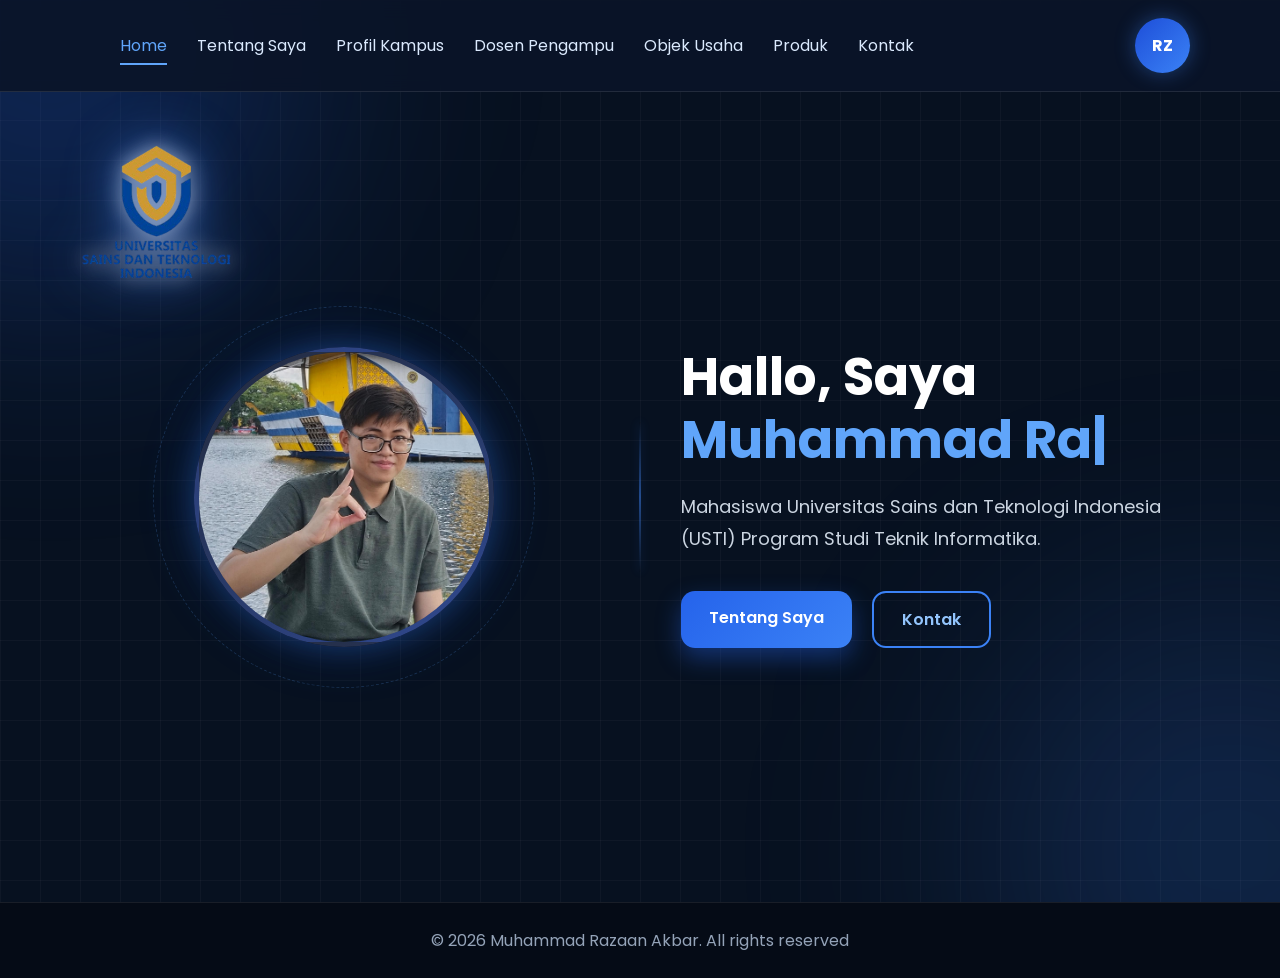
<file: index.html>
<!DOCTYPE html>
<html lang="id">
<head>
  <meta charset="UTF-8">
  <meta name="viewport" content="width=device-width, initial-scale=1.0">
  <title>Portfolio Razaan</title>

  <link rel="stylesheet" href="style.css">

  <link rel="preconnect" href="https://fonts.googleapis.com">
  <link rel="preconnect" href="https://fonts.gstatic.com" crossorigin>

  <link href="https://fonts.googleapis.com/css2?family=Poppins:wght@300;400;500;600;700&display=swap" rel="stylesheet">
</head>
<body>

  <header>
    <nav class="navbar">

      <div class="menu-icon" id="menu-icon">
        <span></span>
        <span></span>
        <span></span>
      </div>

      <ul class="nav-links" id="nav-links">
        <li><a href="#" class="active">Home</a></li>
        <li><a href="tentangsaya.html">Tentang Saya</a></li>
        <li><a href="kampus.html">Profil Kampus</a></li>
        <li><a href="dosenpengampu.html">Dosen Pengampu</a></li>
        <li><a href="objekusaha.html">Objek Usaha</a></li>
        <li><a href="produk.html">Produk</a></li> 
        <li><a href="kontak.html">Kontak</a></li>
      </ul>

      <div class="logo">
        RZ
      </div>

    </nav>
  </header>

  <section class="home">

    <div class="logo-kampus-box">
      <img src="usti-removebg-preview.png" alt="Logo USTI" class="campus-logo">
    </div>

    <div class="home-container">

      <div class="profile-wrapper">
        <div class="profile-circle">
          <img src="jann.jpeg" alt="profile">
        </div>
      </div>
      
      <div class="divider"></div>

      <div class="home-text">
        <h1>Hallo, Saya <span id="typing"></span></h1>

        <p>
          Mahasiswa Universitas Sains dan Teknologi Indonesia (USTI)
          Program Studi Teknik Informatika.
        </p>

        <div class="button-group">
          <a href="tentangsaya.html" class="btn-primary">Tentang Saya</a>
          <a href="kontak.html" class="btn-secondary">Kontak</a>
        </div>
      </div>

    </div>

  </section>

  <footer>
    <p>&copy; 2026 Muhammad Razaan Akbar. All rights reserved</p>
  </footer>

  <script src="script.js"></script>

</body>
</html>
</file>
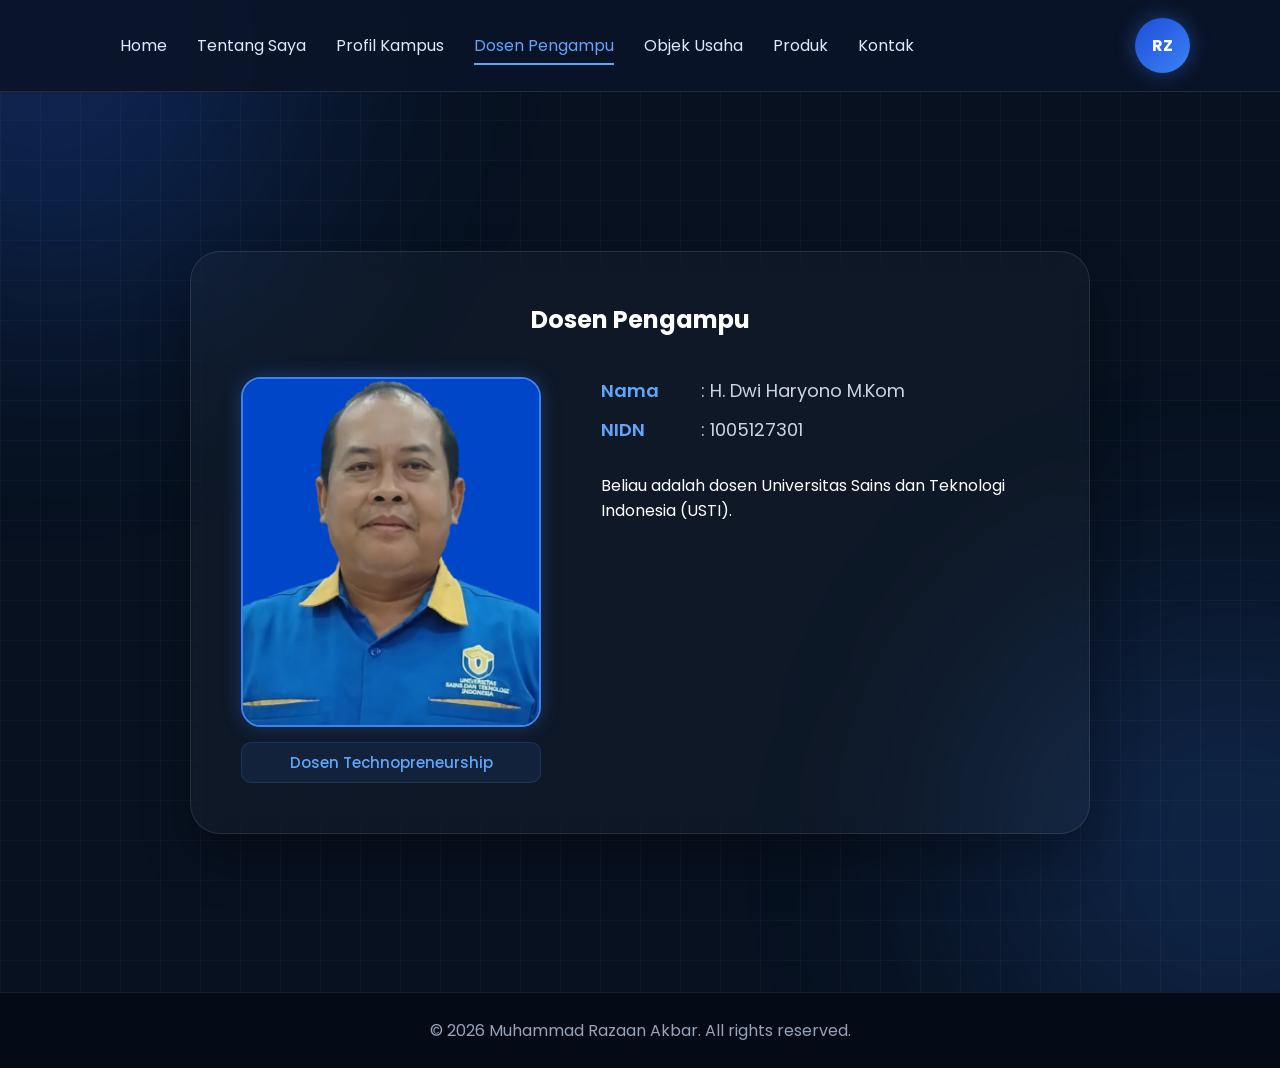
<file: dosenpengampu.html>
<!DOCTYPE html>
<html lang="id">
<head>
    <meta charset="UTF-8">
    <meta name="viewport" content="width=device-width, initial-scale=1.0">
    <title>Dosen Pengampu - Razaan Portofolio</title>
    <link rel="stylesheet" href="style.css">
    <link href="https://fonts.googleapis.com/css2?family=Poppins:wght@300;400;500;600;700&display=swap" rel="stylesheet">
</head>
<body>

    <!-- NAVBAR (Pastikan Link Konsisten) -->
    <header>
        <nav class="navbar">
            <div class="menu-icon" id="menu-icon">
                <span></span><span></span><span></span>
            </div>
            <ul class="nav-links" id="nav-links">
                <li><a href="index.html">Home</a></li>
                <li><a href="tentangsaya.html">Tentang Saya</a></li>
                <li><a href="kampus.html">Profil Kampus</a></li>
                <li><a href="dosenpengampu.html" class="active">Dosen Pengampu</a></li>
                <li><a href="objekusaha.html">Objek Usaha</a></li>
                <li><a href="produk.html">Produk</a></li> 
                <li><a href="kontak.html">Kontak</a></li>
            </ul>
            <div class="logo">RZ</div>
        </nav>
    </header>

    <main class="container-about">
        <section class="about-card">
            <div class="about-header">
                <h2>Dosen Pengampu</h2>
                <div class="underline"></div>
            </div>

            <div class="about-body">
                <!-- SISI KIRI: FOTO & DESKRIPSI SINGKAT -->
                <div class="profile-column">
                    <div class="about-image">
                        <img src="WhatsApp Image 2026-05-03 at 21.59.56.jpeg" alt="H. Dwi Haryono M.Kom">
                    </div>
                    <div class="bio-description-simple">
                        <p>Dosen Technopreneurship</p>
                    </div>
                </div>

                <!-- SISI KANAN: DATA FORMAL -->
                <div class="about-content">
                    <div class="bio-item">
                        <span class="label">Nama</span>
                        <span class="value">: H. Dwi Haryono M.Kom</span>
                    </div>
                    <div class="bio-item">
                        <span class="label">NIDN</span>
                        <span class="value">: 1005127301</span>
                    </div>
                    
                    <!-- Pesan Apresiasi agar Halaman Tetap Berisi -->
                    <div class="bio-description" style="margin-top: 30px;">
                        <p>
                            Beliau adalah dosen Universitas Sains dan Teknologi Indonesia (USTI). 
                        </p>
                    </div>
                </div>
            </div>
        </section>
    </main>

    <footer>
        <p>&copy; 2026 Muhammad Razaan Akbar. All rights reserved.</p>
    </footer>

    <script src="script.js"></script>
</body>
</html>
</file>
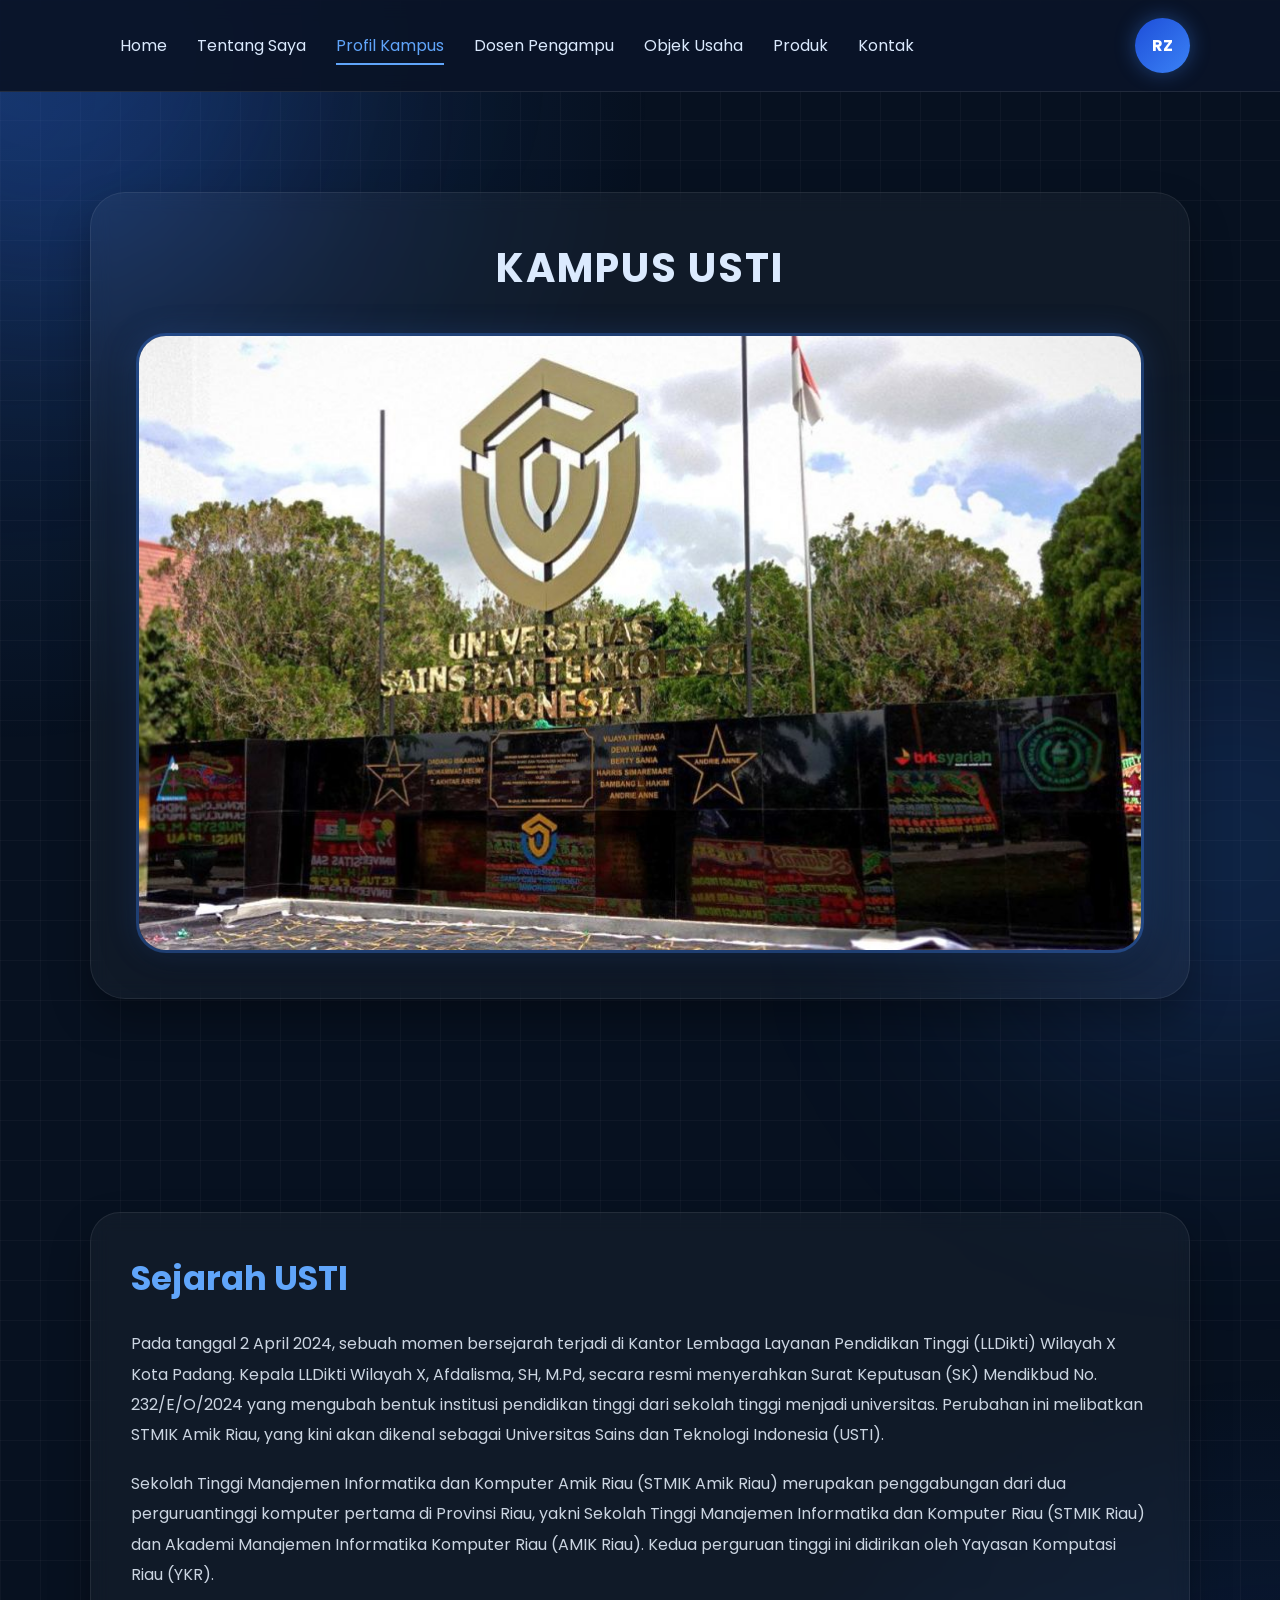
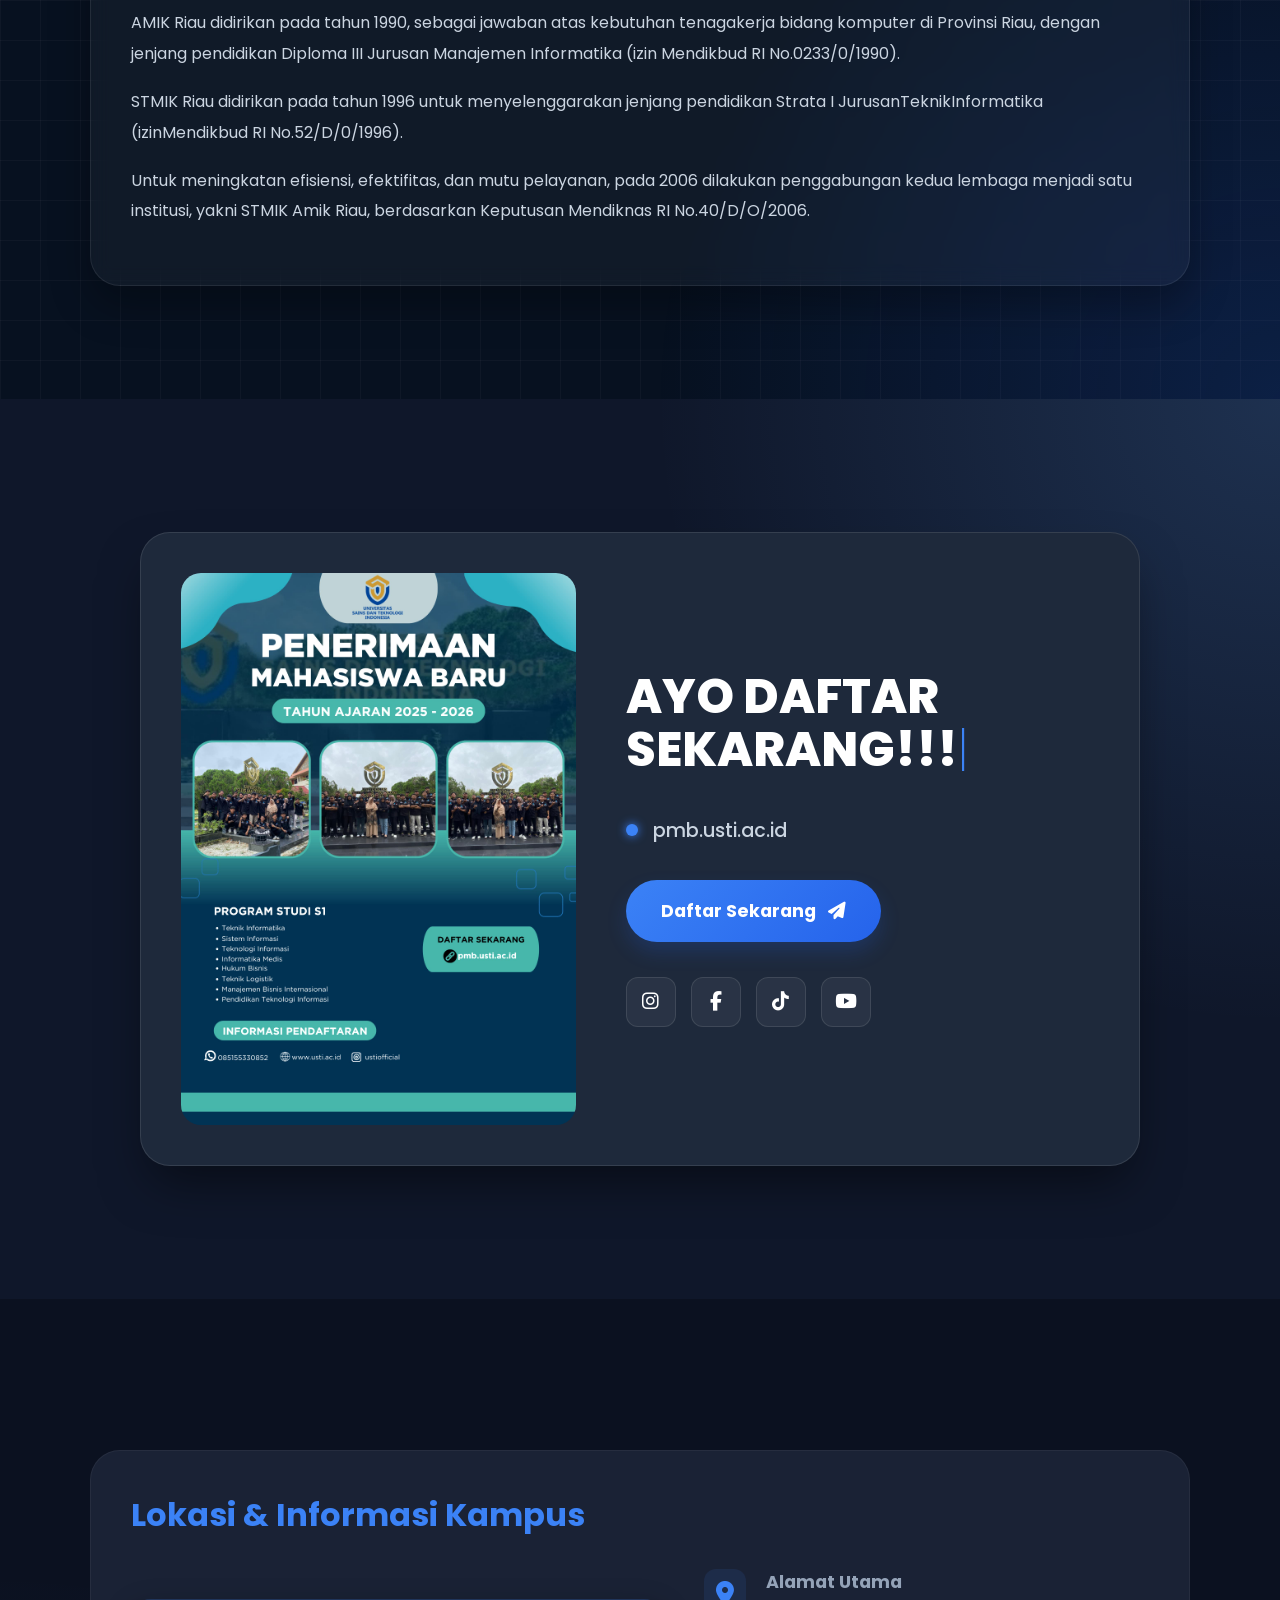
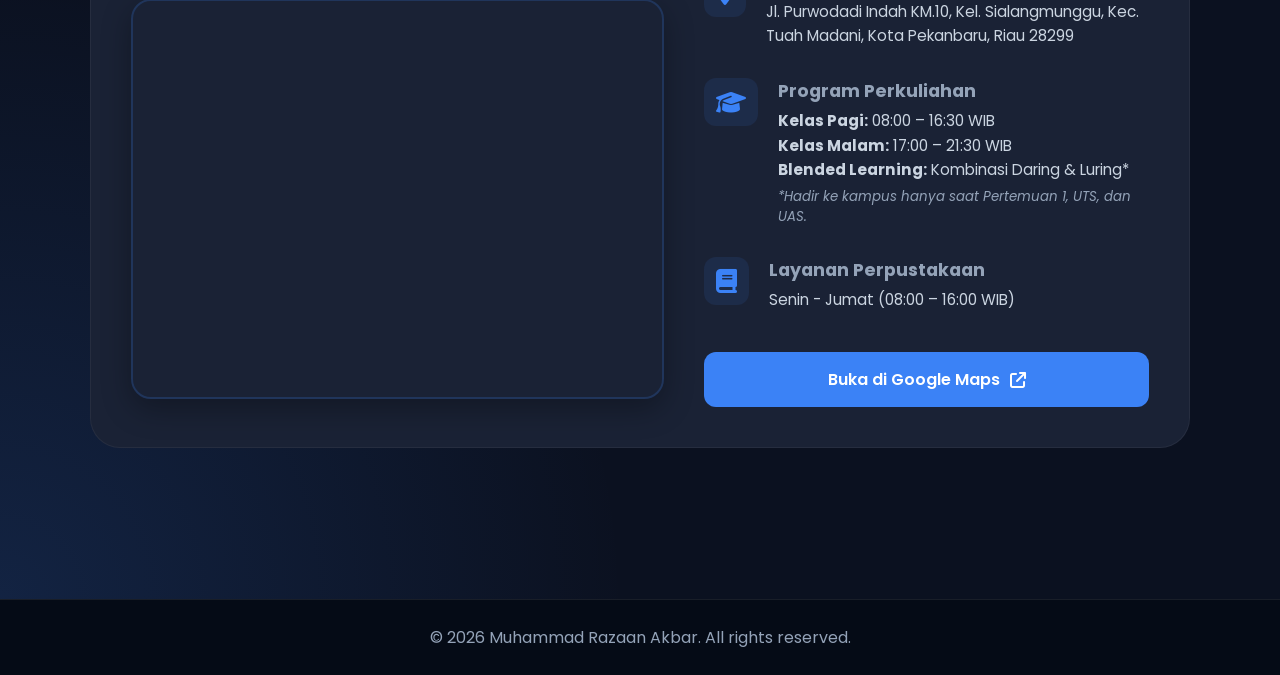
<file: kampus.html>
<!DOCTYPE html>
<html lang="id">

<head>
    <meta charset="UTF-8" />
    <meta name="viewport" content="width=device-width, initial-scale=1.0" />
    <title>Profil Kampus - USTI Pekanbaru</title>

    <link rel="preconnect" href="https://fonts.googleapis.com">
    <link rel="preconnect" href="https://fonts.gstatic.com" crossorigin>
    <link href="https://fonts.googleapis.com/css2?family=Poppins:wght@300;400;500;600;700&display=swap"
        rel="stylesheet">

    <link rel="stylesheet" href="style.css">
    <link rel="stylesheet" href="https://cdnjs.cloudflare.com/ajax/libs/font-awesome/6.5.1/css/all.min.css" />
</head>

<body>

    <!-- ================= NAVBAR ================= -->
    <header>
        <nav class="navbar">
            <div class="menu-icon" id="menu-icon">
                <span></span>
                <span></span>
                <span></span>
            </div>

            <ul class="nav-links" id="nav-links">
                <li><a href="index.html">Home</a></li>
                <li><a href="tentangsaya.html">Tentang Saya</a></li>
                <li><a href="kampus.html" class="active">Profil Kampus</a></li>
                <li><a href="dosenpengampu.html">Dosen Pengampu</a></li>
                <li><a href="objekusaha.html">Objek Usaha</a></li>
                <li><a href="produk.html" >Produk</a></li> 
                <li><a href="kontak.html">Kontak</a></li>
            </ul>

            <div class="logo">RZ</div>
        </nav>
    </header>

    <!-- ================= MAIN ================= -->
    <main class="kampus-scroll">

        <!-- SECTION 1: HERO -->
        <section class="kampus-section hero-section">
            <div class="hero-campus">
                <h1>KAMPUS USTI</h1>
                <div class="hero-image">
                    <img src="perguruan-tinggi-komputer-pertama-d.jpg" alt="Kampus USTI">
                </div>
            </div>
        </section>

        <!-- SECTION 2: SEJARAH -->
        <section class="kampus-section history-section">
            <div class="history-box">
                <h2>Sejarah USTI</h2>
                <p>Pada tanggal 2 April 2024, sebuah momen bersejarah terjadi di Kantor Lembaga Layanan Pendidikan
                    Tinggi (LLDikti) Wilayah X Kota Padang. Kepala LLDikti Wilayah X, Afdalisma, SH, M.Pd, secara resmi
                    menyerahkan Surat Keputusan (SK) Mendikbud No. 232/E/O/2024 yang mengubah bentuk institusi
                    pendidikan tinggi dari sekolah tinggi menjadi universitas. Perubahan ini melibatkan STMIK Amik Riau,
                    yang kini akan dikenal sebagai Universitas Sains dan Teknologi Indonesia (USTI).</p>

                <p>Sekolah Tinggi Manajemen Informatika dan Komputer Amik Riau (STMIK Amik Riau) merupakan penggabungan
                    dari dua perguruantinggi komputer pertama di Provinsi Riau, yakni Sekolah Tinggi Manajemen
                    Informatika dan Komputer Riau (STMIK Riau) dan Akademi Manajemen Informatika Komputer Riau (AMIK
                    Riau). Kedua perguruan tinggi ini didirikan oleh Yayasan Komputasi Riau (YKR).</p>

                <p>AMIK Riau didirikan pada tahun 1990, sebagai jawaban atas kebutuhan tenagakerja bidang komputer di
                    Provinsi Riau, dengan jenjang pendidikan Diploma III Jurusan Manajemen Informatika (izin Mendikbud
                    RI No.0233/0/1990).</p>

                <p>STMIK Riau didirikan pada tahun 1996 untuk menyelenggarakan jenjang pendidikan Strata I
                    JurusanTeknikInformatika (izinMendikbud RI No.52/D/0/1996).</p>

                <p>Untuk meningkatan efisiensi, efektifitas, dan mutu pelayanan, pada 2006 dilakukan penggabungan kedua
                    lembaga menjadi satu institusi, yakni STMIK Amik Riau, berdasarkan Keputusan Mendiknas RI
                    No.40/D/O/2006.</p>
            </div>
        </section>

       <!-- SECTION 3: PENDAFTARAN (PMB) -->
<section class="kampus-section pmb-section">
    <div class="pmb-container-wrapper">
        <div class="pmb-card-modern">
            <!-- POSTER KAMPUS -->
            <div class="poster-image-box">
                <img src="poster pmb 2025.jpg" alt="Poster Pendaftaran USTI">
            </div>

            <!-- INFO PENDAFTARAN -->
            <div class="pmb-info-modern">
                <!-- Teks Animasi Auto-writing -->
                <h2 class="call-to-action">
                    <span id="typing-text"></span><span class="cursor">|</span>
                </h2>

                <div class="website-link-box">
                    <div class="website-circle-modern"></div>
                    <span class="website-url">pmb.usti.ac.id</span>
                </div>

                <!-- Tombol Daftar Baru -->
                <a href="https://usti.ac.id/muhammadrazaanakbar.aff" target="_blank" class="btn-daftar-pmb">
                    Daftar Sekarang <i class="fa-solid fa-paper-plane"></i>
                </a>

                <!-- SOSIAL MEDIA -->
                <div class="social-grid-modern">
                    <a href="https://www.instagram.com/ustiofficial" class="social-box"><i class="fab fa-instagram"></i></a>
                    <a href="https://www.facebook.com/ustiofficial" class="social-box"><i class="fab fa-facebook-f"></i></a>
                    <a href="https://www.tiktok.com/@ustiofficial" class="social-box"><i class="fab fa-tiktok"></i></a>
                    <a href="https://www.youtube.com/@ustiofficial" class="social-box"><i class="fab fa-youtube"></i></a>
                </div>
            </div>
        </div>
    </div>
</section>

        <!-- SECTION 4: LOKASI & INFORMASI -->
        <section class="kampus-section lokasi-section">
            <div class="location-card-modern">
                <h2 class="section-title">Lokasi & Informasi Kampus</h2>

                <div class="location-grid">
                    <!-- Sisi Kiri: Peta -->
                    <div class="map-container">
                        <iframe
                            src="https://www.google.com/maps/embed?pb=!1m18!1m12!1m3!1d3989.6962550447847!2d101.39575617496462!3d0.4481859995474243!2m3!1f0!2f0!3f0!3m2!1i1024!2i768!4f13.1!3m3!1m2!1s0x31d5a91147214257%3A0x38bf6247b6b4b787!2sUSTI%20Pekanbaru!5e0!3m2!1sid!2sid!4v1777818533738!5m2!1sid!2sid"
                            allowfullscreen="" loading="lazy">
                        </iframe>
                    </div>

                    <!-- Sisi Kanan: Detail Informasi -->
                    <div class="address-details">
                        <!-- Alamat -->
                        <div class="info-item">
                            <i class="fa-solid fa-location-dot"></i>
                            <div>
                                <h3>Alamat Utama</h3>
                                <p>Jl. Purwodadi Indah KM.10, Kel. Sialangmunggu, Kec. Tuah Madani, Kota Pekanbaru, Riau
                                    28299</p>
                            </div>
                        </div>

                        <!-- Jam Kuliah -->
                        <div class="info-item">
                            <i class="fa-solid fa-graduation-cap"></i>
                            <div>
                                <h3>Program Perkuliahan</h3>
                                <p>
                                    <strong>Kelas Pagi:</strong> 08:00 – 16:30 WIB <br>
                                    <strong>Kelas Malam:</strong> 17:00 – 21:30 WIB <br>
                                    <strong>Blended Learning:</strong> Kombinasi Daring & Luring*
                                </p>
                                <small style="color: #94a3b8; display: block; margin-top: 5px; font-style: italic;">
                                    *Hadir ke kampus hanya saat Pertemuan 1, UTS, dan UAS.
                                </small>
                            </div>
                        </div>

                        <!-- Jam Perpustakaan Saja -->
                        <div class="info-item">
                            <i class="fa-solid fa-book"></i>
                            <div>
                                <h3>Layanan Perpustakaan</h3>
                                <p>Senin - Jumat (08:00 – 16:00 WIB)</p>
                            </div>
                        </div>

                        <!-- Tombol Navigasi -->
                        <a href="https://maps.app.goo.gl/3A68aF88hA4vFvY77" target="_blank" class="btn-maps">
                            Buka di Google Maps <i class="fa-solid fa-arrow-up-right-from-square"></i>
                        </a>
                    </div>
                </div>
            </div>
        </section>

    </main>

    <footer>
        <p>&copy; 2026 Muhammad Razaan Akbar. All rights reserved.</p>
    </footer>

    <script src="script.js"></script>

</body>

</html>
</file>
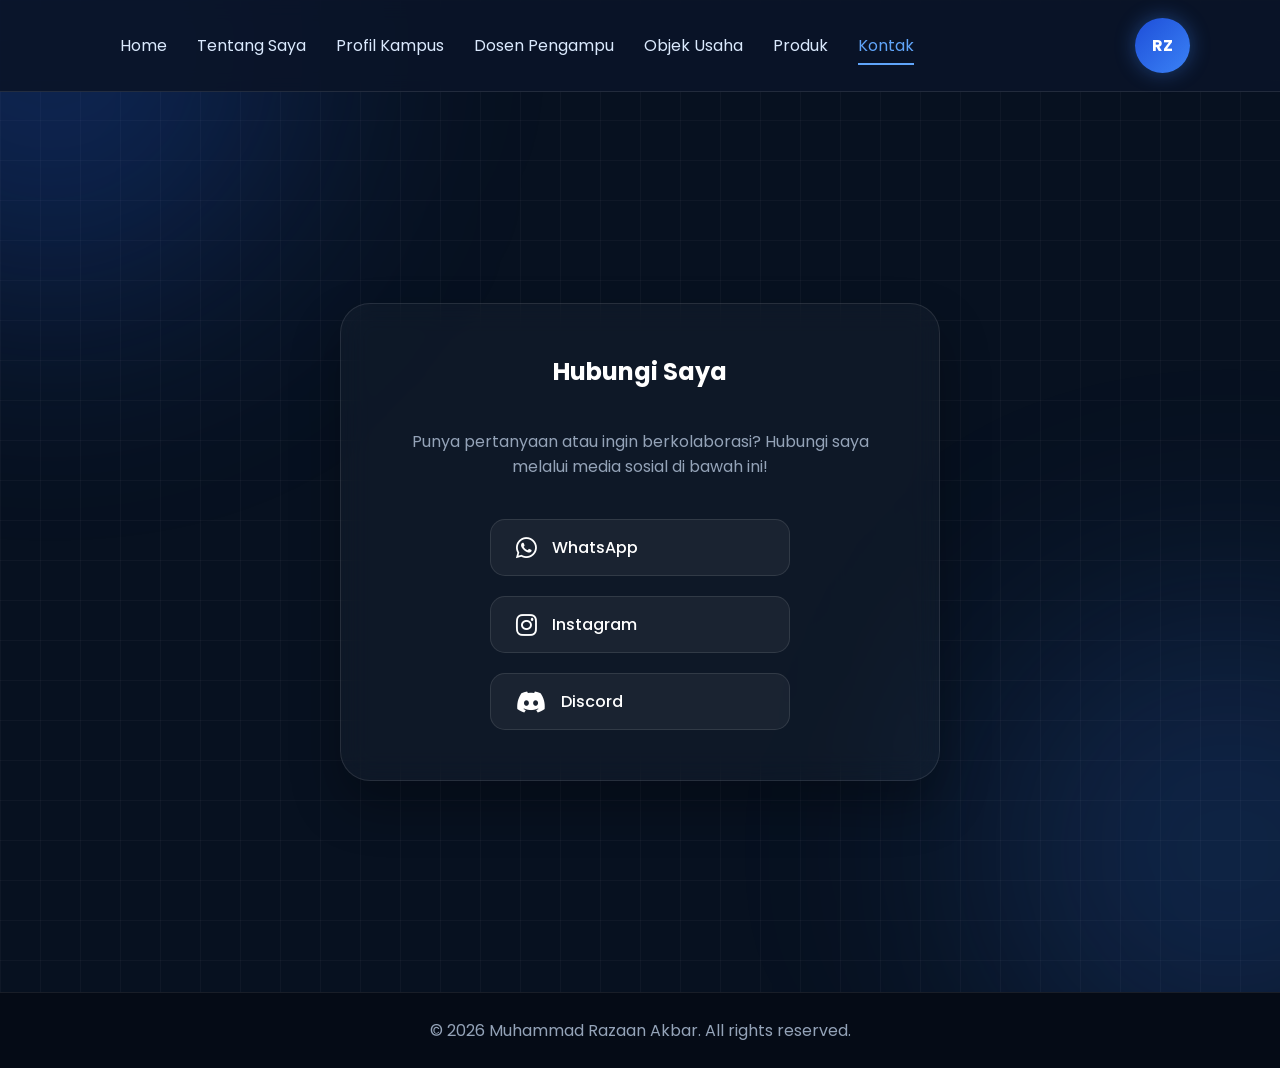
<file: kontak.html>
<!DOCTYPE html>
<html lang="id">
<head>
    <meta charset="UTF-8">
    <meta name="viewport" content="width=device-width, initial-scale=1.0">
    <title>Kontak - Razaan Portofolio</title>
    <link rel="stylesheet" href="style.css">
    <!-- Menggunakan Font Awesome untuk Ikon Media Sosial -->
    <link rel="stylesheet" href="https://cdnjs.cloudflare.com/ajax/libs/font-awesome/6.0.0/css/all.min.css">
    <link href="https://fonts.googleapis.com/css2?family=Poppins:wght@300;400;500;600;700&display=swap" rel="stylesheet">
</head>
<body>

    <!-- NAVBAR -->
    <header>
        <nav class="navbar">
            <div class="menu-icon" id="menu-icon">
                <span></span><span></span><span></span>
            </div>
            <ul class="nav-links" id="nav-links">
                <li><a href="index.html">Home</a></li>
                <li><a href="tentangsaya.html">Tentang Saya</a></li>
                <li><a href="kampus.html">Profil Kampus</a></li>
                <li><a href="dosenpengampu.html">Dosen Pengampu</a></li>
                <li><a href="objekusaha.html">Objek Usaha</a></li>
                <li><a href="produk.html" >Produk</a></li> 
                <li><a href="kontak.html" class="active">Kontak</a></li>
            </ul>
            <div class="logo">RZ</div>
        </nav>
    </header>

    <main class="container-about">
        <section class="about-card" style="max-width: 600px; text-align: center;">
            <div class="about-header">
                <h2>Hubungi Saya</h2>
                <div class="underline"></div>
            </div>

            <div class="contact-content">
                <p style="color: #94a3b8; margin-bottom: 40px;">
                    Punya pertanyaan atau ingin berkolaborasi? Hubungi saya melalui media sosial di bawah ini!
                </p>

                <div class="social-grid">
                    <!-- WhatsApp -->
                    <a href="https://wa.me/0812345678" target="_blank" class="social-item whatsapp">
                        <i class="fab fa-whatsapp"></i>
                        <span>WhatsApp</span>
                    </a>

                    <!-- Instagram -->
                    <a href="https://instagram.com/jannnakbr_" target="_blank" class="social-item instagram">
                        <i class="fab fa-instagram"></i>
                        <span>Instagram</span>
                    </a>

                    <!-- Discord -->
                    <a href="https://discord.gg/Pq9fvSa6" target="_blank" class="social-item discord">
                        <i class="fab fa-discord"></i>
                        <span>Discord</span>
                    </a>
                </div>
            </div>
        </section>
    </main>

    <footer>
        <p>&copy; 2026 Muhammad Razaan Akbar. All rights reserved.</p>
    </footer>

    <script src="script.js"></script>
</body>
</html>
</file>
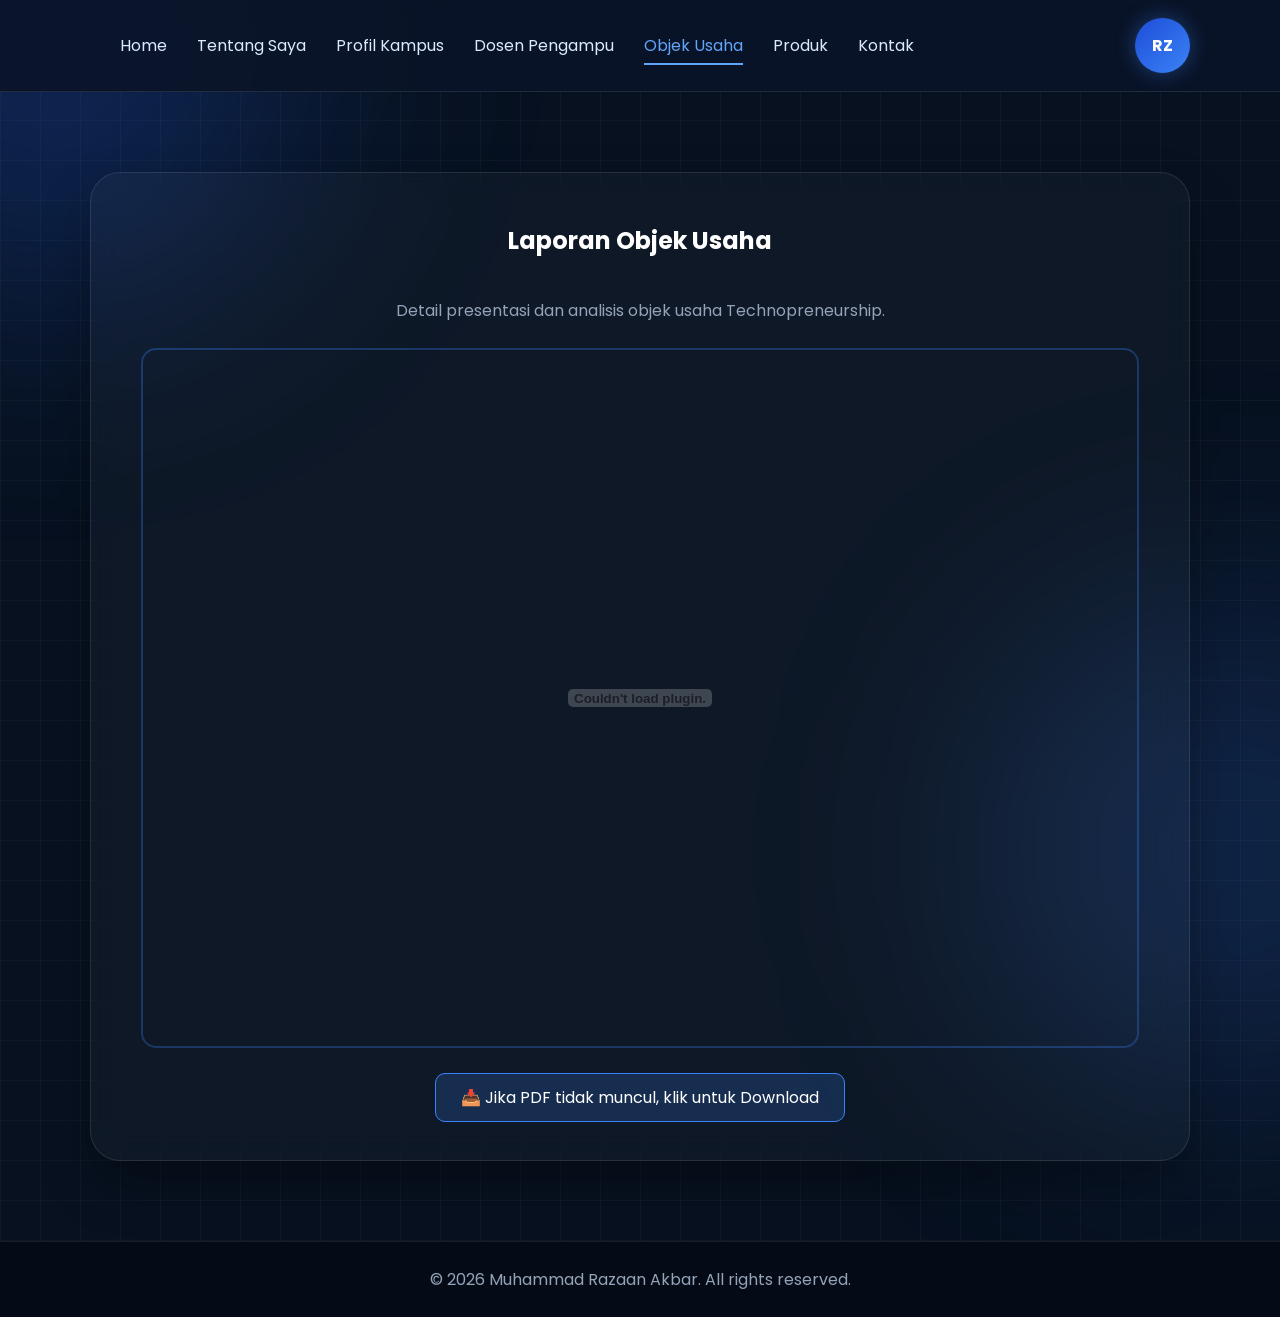
<file: objekusaha.html>
<!DOCTYPE html>
<html lang="id">
<head>
    <meta charset="UTF-8">
    <meta name="viewport" content="width=device-width, initial-scale=1.0">
    <title>Objek Usaha - Razaan Portofolio</title>
    <link rel="stylesheet" href="style.css">
    <link href="https://fonts.googleapis.com/css2?family=Poppins:wght@300;400;500;600;700&display=swap" rel="stylesheet">
</head>
<body>

    <!-- NAVBAR -->
    <header>
        <nav class="navbar">
            <div class="menu-icon" id="menu-icon">
                <span></span><span></span><span></span>
            </div>
            <ul class="nav-links" id="nav-links">
                <li><a href="index.html">Home</a></li>
                <li><a href="tentangsaya.html">Tentang Saya</a></li>
                <li><a href="kampus.html">Profil Kampus</a></li>
                <li><a href="dosenpengampu.html">Dosen Pengampu</a></li>
                <li><a href="objekusaha.html" class="active">Objek Usaha</a></li>
                <li><a href="produk.html">Produk</a></li> 
                <li><a href="kontak.html">Kontak</a></li>
            </ul>
            <div class="logo">RZ</div>
        </nav>
    </header>

    <main class="container-about">
        <section class="about-card" style="max-width: 1100px;">
            <div class="about-header">
                <h2>Laporan Objek Usaha</h2>
                <div class="underline"></div>
            </div>

            <div class="about-content">
                <p style="margin-bottom: 25px; color: #94a3b8; text-align: center;">
                    Detail presentasi dan analisis objek usaha Technopreneurship.
                </p>

                <!-- CONTAINER PDF -->
                <div class="pdf-container">
                    <!-- GANTI 'nama-file-kamu.pdf' dengan nama file asli di foldermu -->
                    <embed 
                        src="LaporanWawancaraTechnoTI4B (1).pdf" 
                        type="application/pdf" 
                        width="100%" 
                        height="700px" 
                        style="border-radius: 15px; border: 2px solid rgba(59, 130, 246, 0.3);"
                    />
                </div>

                <!-- Tombol Cadangan jika Browser tidak support Preview -->
                <div style="margin-top: 30px; text-align: center;">
                    <a href="LaporanWawancaraTechnoTI4B (1).pdf" download class="btn-download" style="padding: 12px 25px; background: rgba(59, 130, 246, 0.2); border: 1px solid #3b82f6; border-radius: 10px; color: white; text-decoration: none; transition: 0.3s;">
                        <span>📥</span> Jika PDF tidak muncul, klik untuk Download
                    </a>
                </div>
            </div>
        </section>
    </main>

    <footer>
        <p>&copy; 2026 Muhammad Razaan Akbar. All rights reserved.</p>
    </footer>

    <script src="script.js"></script>
</body>
</html>
</file>
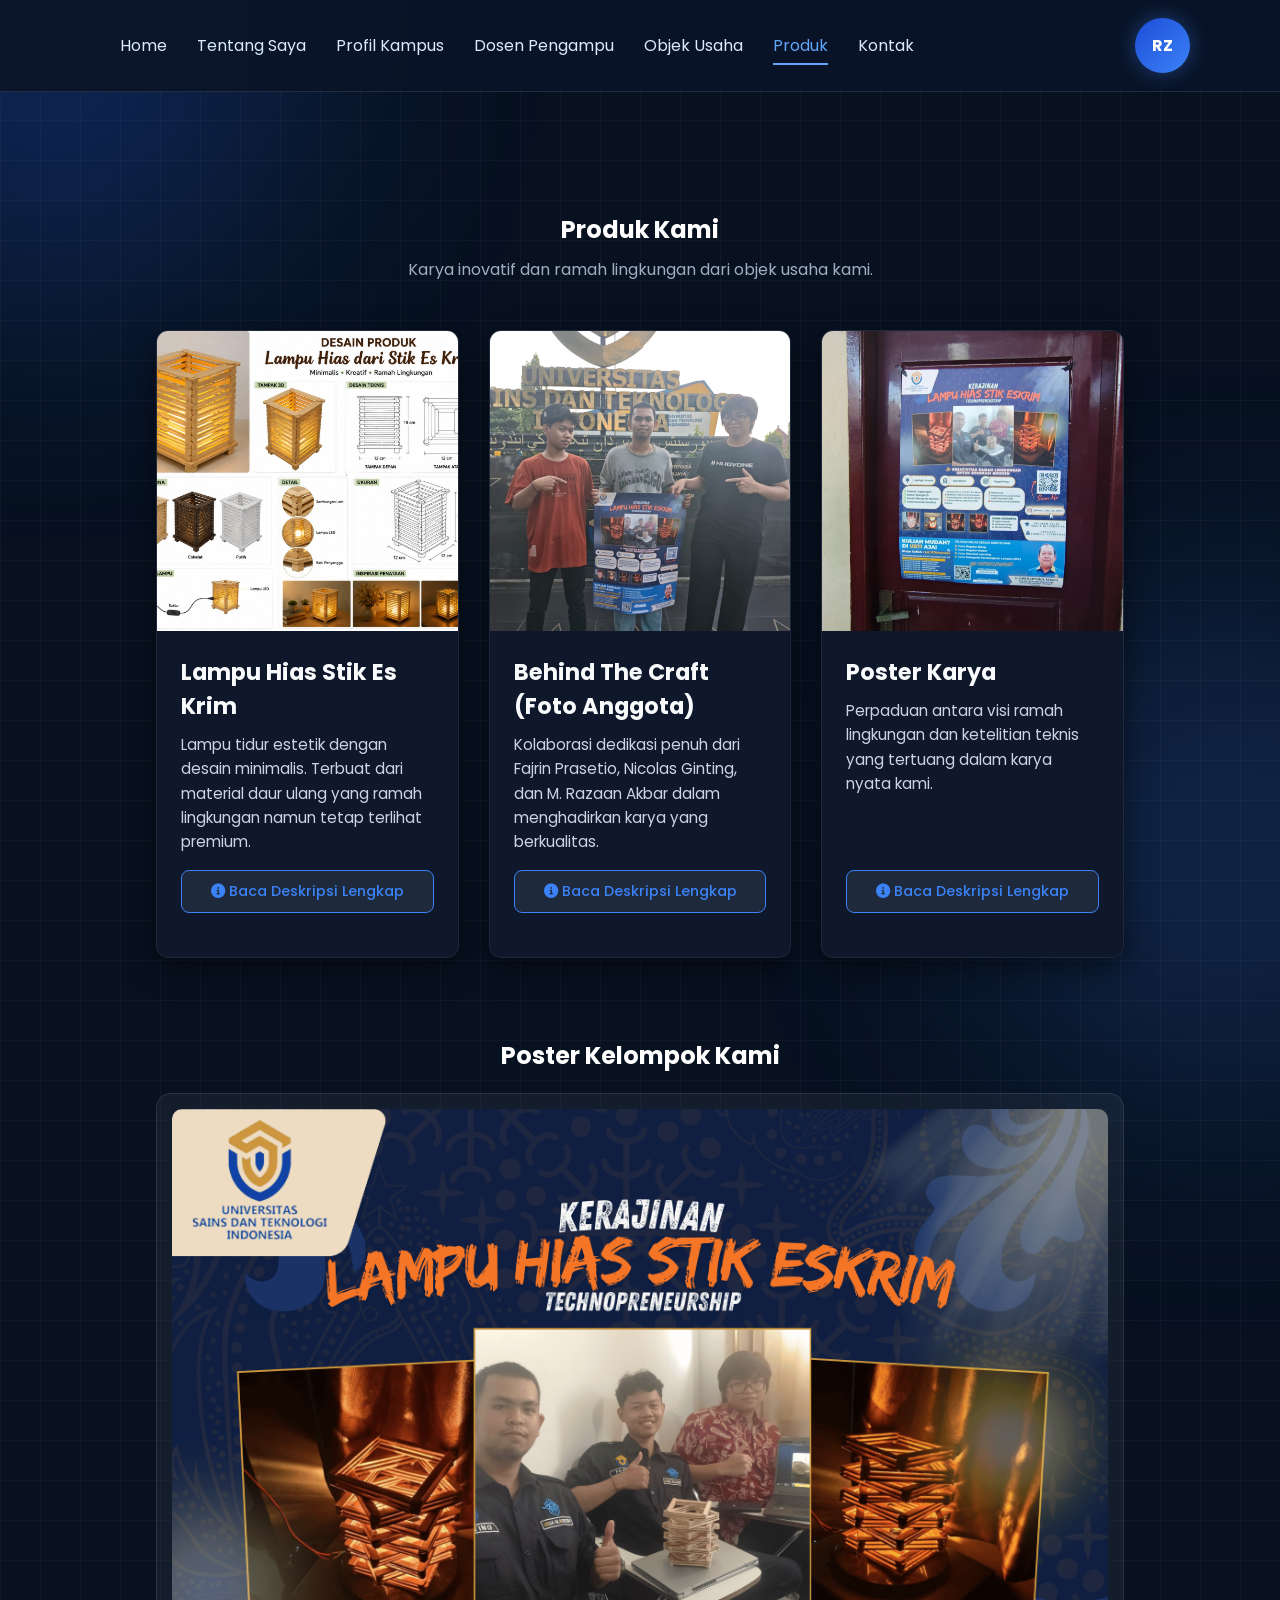
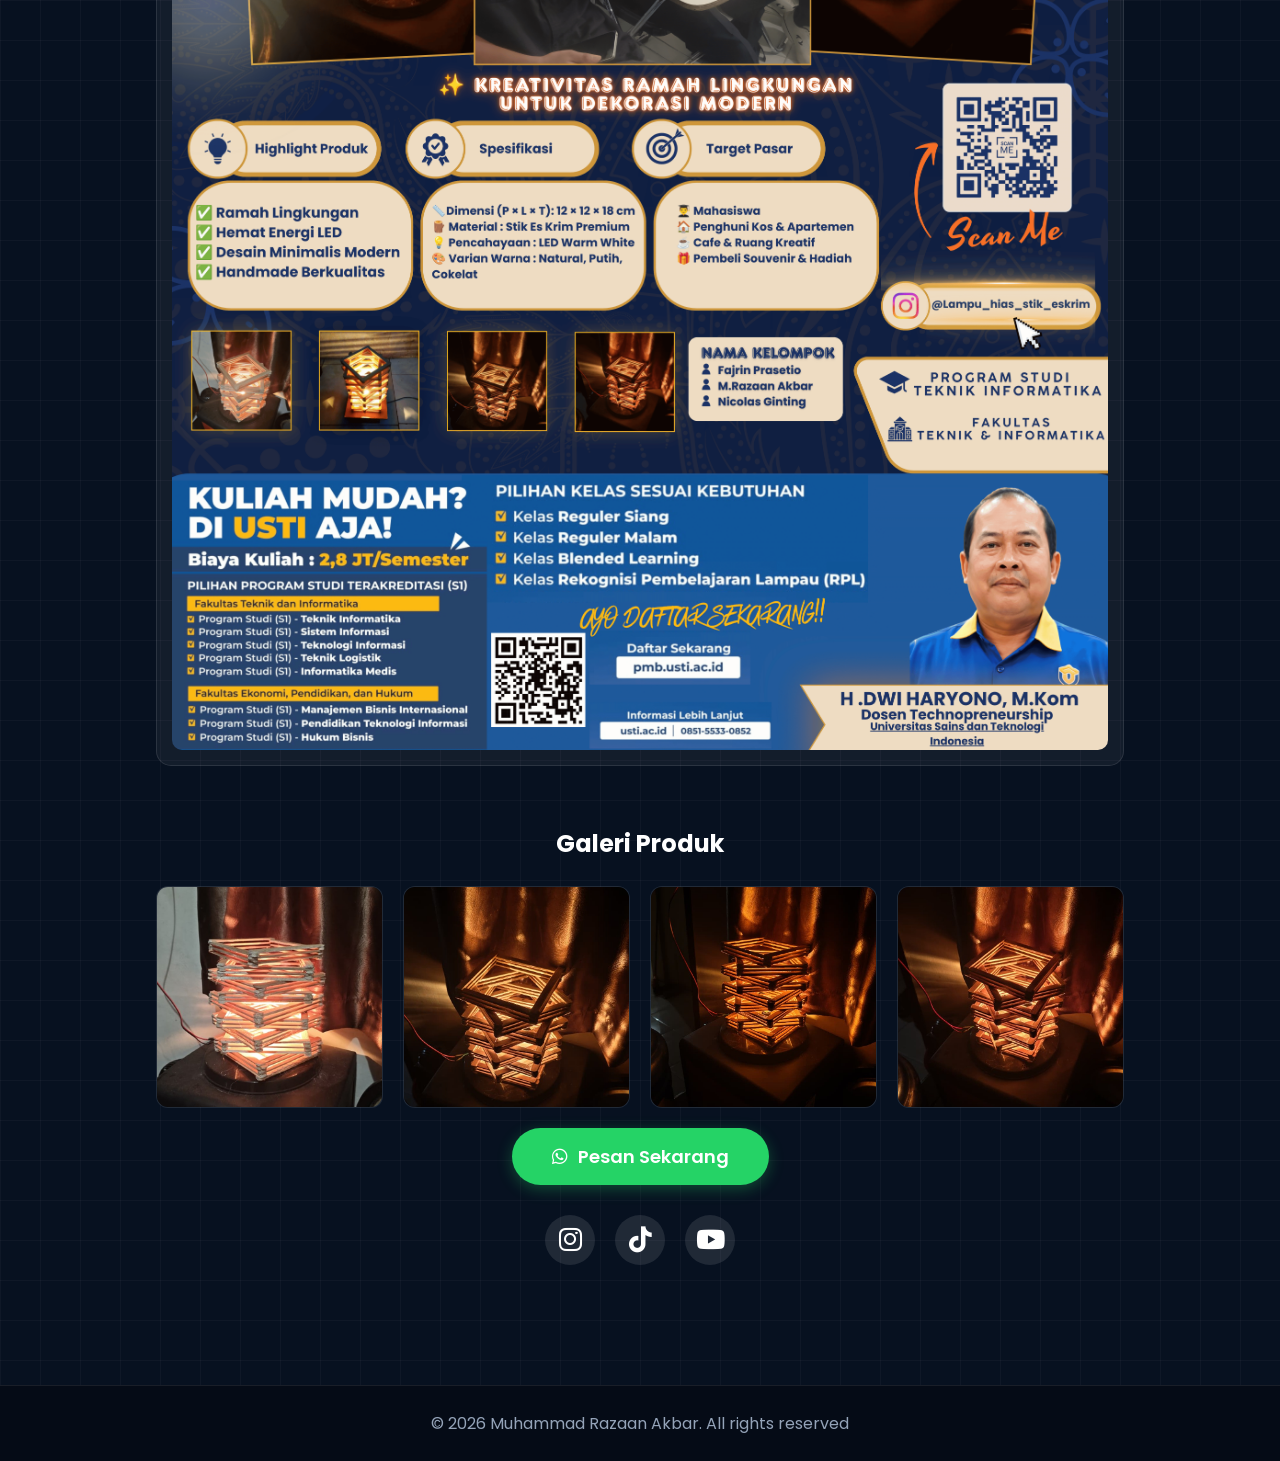
<file: produk.html>
<!DOCTYPE html>
<html lang="id">
<head>
  <meta charset="UTF-8">
  <meta name="viewport" content="width=device-width, initial-scale=1.0">
  <title>Produk - Portfolio Razaan</title>

  <link rel="stylesheet" href="style.css">
  <link rel="stylesheet" href="https://cdnjs.cloudflare.com/ajax/libs/font-awesome/6.4.0/css/all.min.css">
  <link rel="preconnect" href="https://fonts.googleapis.com">
  <link rel="preconnect" href="https://fonts.gstatic.com" crossorigin>
  <link href="https://fonts.googleapis.com/css2?family=Poppins:wght@300;400;500;600;700&display=swap" rel="stylesheet">
</head>
<body>

  <header>
    <nav class="navbar">
      <div class="menu-icon" id="menu-icon">
        <span></span>
        <span></span>
        <span></span>
      </div>

      <ul class="nav-links" id="nav-links">
        <li><a href="index.html">Home</a></li>
        <li><a href="tentangsaya.html">Tentang Saya</a></li>
        <li><a href="kampus.html">Profil Kampus</a></li>
        <li><a href="dosenpengampu.html">Dosen Pengampu</a></li>
        <li><a href="objekusaha.html">Objek Usaha</a></li>
        <li><a href="produk.html" class="active">Produk</a></li> 
        <li><a href="kontak.html">Kontak</a></li>
      </ul>

      <div class="logo">RZ</div>
    </nav>
  </header>

  <section class="produk">
    <div class="produk-header">
      <div class="typing-container">
        <h1 class="typing-produk" id="typing-produk-text"></h1>
      </div>
      <p class="subtitle">Karya inovatif dan ramah lingkungan dari objek usaha kami.</p>
    </div>

    <div class="product-grid">
      
      <div class="product-card dark-card">
        <div class="product-img">
          <img src="Produkkami.jpeg" alt="Lampu Hias Stik Es Krim" class="zoomable-image" title="Klik untuk memperbesar gambar">
        </div>
        <div class="product-info">
          <h3>Lampu Hias Stik Es Krim</h3>
          <p>Lampu tidur estetik dengan desain minimalis. Terbuat dari material daur ulang yang ramah lingkungan namun tetap terlihat premium.</p>
          
          <button class="btn-detail btn-open-modal" data-info="<h2>Spesifikasi Detail</h2><hr><ul class='modal-list'><li><strong>Konsep Desain:</strong> Minimalis, Kreatif, & Ramah Lingkungan.</li><li><strong>Dimensi Ukuran:</strong> 12 cm (P) x 12 cm (L) x 18 cm (T).</li><li><strong>Material:</strong> Stik es krim berkualitas dengan sambungan lem yang presisi.</li><li><strong>Pilihan Warna:</strong> Natural, Cokelat, dan Putih.</li><li><strong>Sistem Penerangan:</strong> Menggunakan Lampu LED hemat energi yang dilengkapi dengan kabel dan saklar on/off praktis.</li><li><strong>Kaki Penyangga:</strong> Dilengkapi kaki penyangga kokoh di bagian bawah untuk sirkulasi cahaya yang estetis.</li></ul>">
            <i class="fa-solid fa-circle-info"></i> Baca Deskripsi Lengkap
          </button>
        </div>
      </div>

      <div class="product-card dark-card">
        <div class="product-img">
          <img src="fotbar.jpeg" alt="Produk 2" class="zoomable-image" title="Klik untuk memperbesar gambar">
        </div>
        <div class="product-info">
          <h3>Behind The Craft (Foto Anggota)</h3>
          <p>Kolaborasi dedikasi penuh dari Fajrin Prasetio, Nicolas Ginting, dan M. Razaan Akbar dalam menghadirkan karya yang berkualitas.</p>
          
          <button class="btn-detail btn-open-modal" data-info="<h2>The Team Behind The Vision</h2><hr><p>Dibalik setiap detail lampu hias yang estetik, terdapat kolaborasi solid dari tim kami: <strong>Fajrin Prasetio, Nicolas Ginting, dan M. Razaan Akbar</strong>.</p><p>Kami percaya bahwa kreativitas tanpa batas dan dedikasi tim adalah bahan utama dalam menyajikan karya berkualitas. Kami bukan sekadar kelompok, melainkan sebuah tim mahasiswa Teknik Informatika USTI yang berkomitmen menghadirkan solusi dekorasi ramah lingkungan bagi Anda.</p>">
            <i class="fa-solid fa-circle-info"></i> Baca Deskripsi Lengkap
          </button>
        </div>
      </div>

      <div class="product-card dark-card">
        <div class="product-img">
          <img src="poster-tempel.jpeg" alt="Produk 3" class="zoomable-image" title="Klik untuk memperbesar gambar">
        </div>
        <div class="product-info">
          <h3>Poster Karya</h3>
          <p>Perpaduan antara visi ramah lingkungan dan ketelitian teknis yang tertuang dalam karya nyata kami.</p>
          
          <button class="btn-detail btn-open-modal" data-info="<h2>Innovating Sustainable Decor</h2><hr><p>Sebuah refleksi dari proses kreatif yang kami jalani. Poster ini merangkum visi kami dalam mengubah material sederhana menjadi karya seni fungsional.</p><p>Melalui ketelitian teknis and inovasi berkelanjutan, kami—<strong>Fajrin, Nicolas, dan Razaan</strong>—berupaya menghadirkan sentuhan modern pada setiap sudut ruangan, sekaligus mendukung gerakan ramah lingkungan di masa depan.</p>">
            <i class="fa-solid fa-circle-info"></i> Baca Deskripsi Lengkap
          </button>
        </div>
      </div>

    </div>

    <div class="poster-container">
      <h2>Poster Kelompok Kami</h2>
      <div class="poster-wrapper">
        <img src="poster-kelompok.png" alt="Poster Presentasi Kelompok" class="poster-img">
      </div>
    </div>

    <div class="gallery-container">
      <h2>Galeri Produk</h2>
      <div class="gallery-grid">
        <div class="gallery-item">
          <img src="gl1.jpeg" alt="Detail Lampu 1" class="zoomable-image" title="Klik untuk memperbesar gambar">
        </div>
        <div class="gallery-item">
          <img src="gl2.jpeg" alt="Detail Lampu 2" class="zoomable-image" title="Klik untuk memperbesar gambar">
        </div>
        <div class="gallery-item">
          <img src="gl4.jpeg" alt="Detail Lampu 3" class="zoomable-image" title="Klik untuk memperbesar gambar">
        </div>
        <div class="gallery-item">
          <img src="gl3.jpeg" alt="Detail Lampu 4" class="zoomable-image" title="Klik untuk memperbesar gambar">
        </div>
      </div>
    </div>

    <div class="bottom-actions">
      <a href="https://wa.me/6281258448925?text=Halo,%20saya%20tertarik%20dengan%20produk%20Anda" target="_blank" class="btn-pesan-global">
        <i class="fa-brands fa-whatsapp"></i> Pesan Sekarang
      </a>

      <div class="global-social-links">
        <a href="https://www.instagram.com/lampu_hias_stik_eskrim/" target="_blank" class="ig"><i class="fa-brands fa-instagram"></i></a>
        <a href="https://www.tiktok.com/@jannn136k?is_from_webapp=1&sender_device=pc" target="_blank" class="tiktok"><i class="fa-brands fa-tiktok"></i></a>
        <a href="https://youtube.com/shorts/txiGLBzqHiM?si=zo-ZV_3JG-MYSsTV" target="_blank" class="yt"><i class="fa-brands fa-youtube"></i></a>
      </div>
    </div>
  </section>

  <div id="descModal" class="modal">
    <div class="modal-content">
      <span class="close-btn" id="btn-close-modal">&times;</span>
      <div id="modal-dynamic-body"></div>
    </div>
  </div>

  <div id="imageModal" class="modal">
    <span class="close-btn" id="btn-close-image" style="top: 20px; right: 30px; font-size: 40px;">&times;</span>
    <img class="modal-content-img" id="full-image">
  </div>

  <footer>
    <p>&copy; 2026 Muhammad Razaan Akbar. All rights reserved</p>
  </footer>

  <script src="script.js"></script>
</body>
</html>
</file>
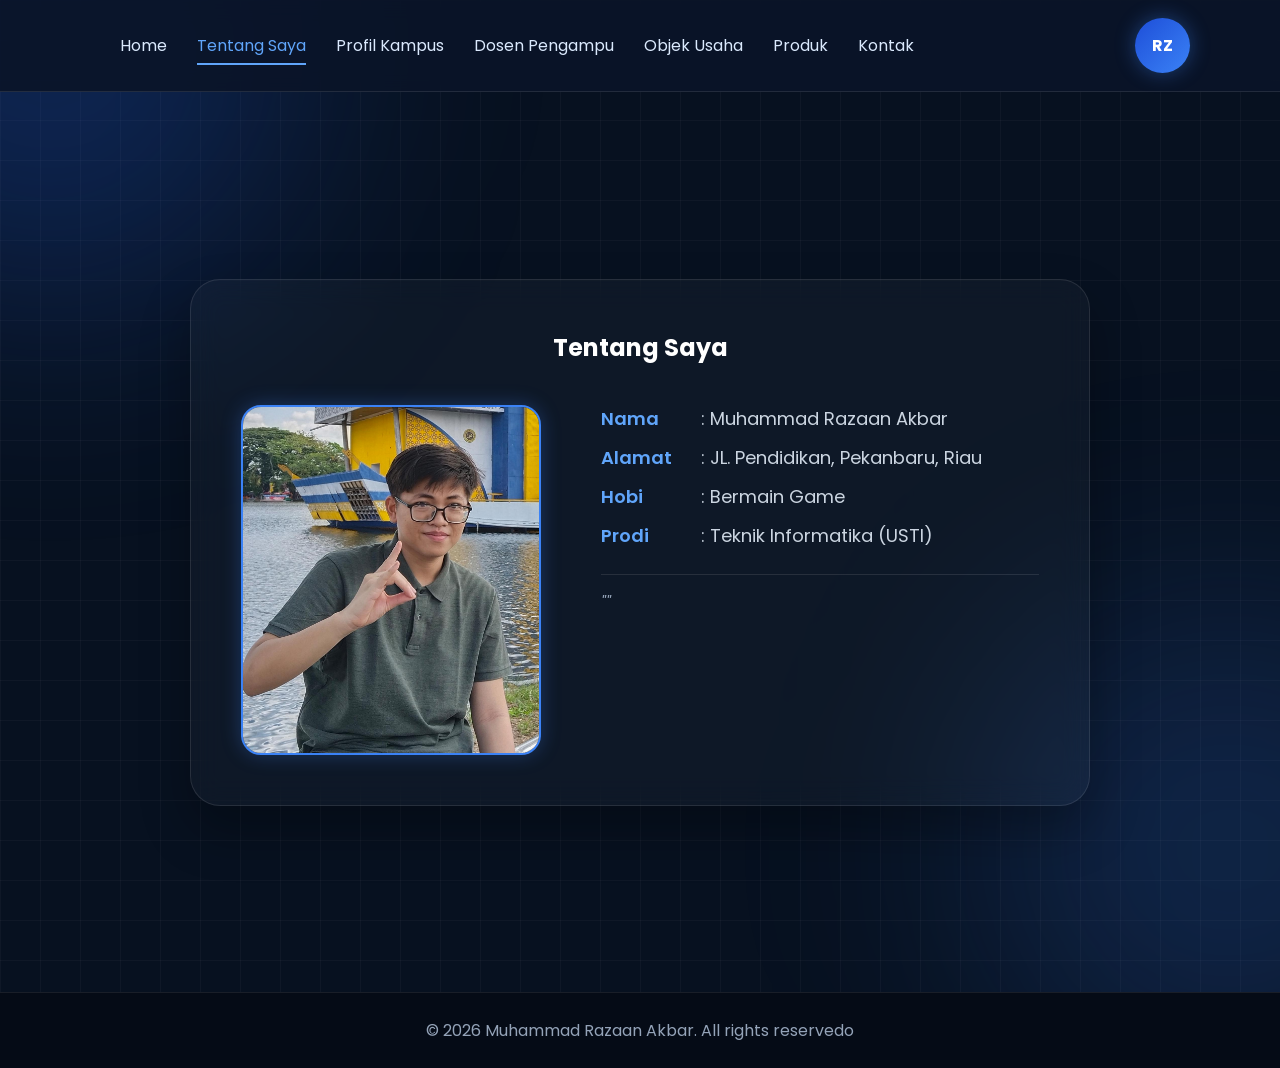
<file: tentangsaya.html>
<!DOCTYPE html>
<html lang="id">
<head>
  <meta charset="UTF-8">
  <meta name="viewport" content="width=device-width, initial-scale=1.0">
  <title>Tentang Saya - Razaan</title>
  <link rel="stylesheet" href="style.css">
  <link href="https://fonts.googleapis.com/css2?family=Poppins:wght@300;400;500;600;700&display=swap" rel="stylesheet">
</head>
<body>

  <!-- NAVBAR (Pastikan sama dengan index.html agar konsisten) -->
  <header>
    <nav class="navbar">
      <div class="menu-icon" id="menu-icon">
        <span></span><span></span><span></span>
      </div>
      <ul class="nav-links" id="nav-links">
        <li><a href="index.html">Home</a></li>
        <li><a href="tentangsaya.html" class="active">Tentang Saya</a></li>
        <li><a href="kampus.html">Profil Kampus</a></li>
        <li><a href="dosenpengampu.html">Dosen Pengampu</a></li>
        <li><a href="objekusaha.html">Objek Usaha</a></li>
        <li><a href="produk.html">Produk</a></li> 
        <li><a href="kontak.html">Kontak</a></li>
      </ul>
      <div class="logo">RZ</div>
    </nav>
  </header>

  <main class="container-about">
    <section class="about-card">
      <div class="about-header">
        <h2>Tentang Saya</h2>
        <div class="underline"></div>
      </div>

      <div class="about-body">
        <!-- FOTO (Sesuai gambarmu: Kotak dengan sudut tumpul) -->
        <div class="about-image">
          <img src="jann.jpeg" alt="Profile Razaan">
        </div>

        <!-- BIODATA[cite: 2] -->
        <div class="about-content">
          <div class="bio-item">
            <span class="label">Nama</span>
            <span class="value">: Muhammad Razaan Akbar</span>
          </div>
          <div class="bio-item">
            <span class="label">Alamat</span>
            <span class="value">: JL. Pendidikan, Pekanbaru, Riau</span>
          </div>
          <div class="bio-item">
            <span class="label">Hobi</span>
            <span class="value">: Bermain Game</span>
          </div>
          <div class="bio-item">
            <span class="label">Prodi</span>
            <span class="value">: Teknik Informatika (USTI)</span>
          </div>
          
          <!-- Tambahan agar tidak sepi -->
          <div class="bio-quote">
            <p>""</p>
          </div>
        </div>
      </div>
    </section>
  </main>


   <!-- FOOTER -->
  <footer>
    <p>&copy; 2026 Muhammad Razaan Akbar. All rights reservedo</p>
  </footer>

  <script src="script.js"></script>
</body>
</html>
</file>
<file: style.css>
* {
  margin: 0;
  padding: 0;
  box-sizing: border-box;
}

body {
  font-family: 'Poppins', sans-serif;
  background: #071120;
  color: white;
  overflow-x: hidden;
  position: relative;
  background-image:
    linear-gradient(rgba(255, 255, 255, 0.03) 1px, transparent 1px),
    linear-gradient(90deg, rgba(255, 255, 255, 0.03) 1px, transparent 1px);

  background-size: 40px 40px;
}

html {
  scroll-behavior: smooth;
}

/* NAVBAR */

.navbar {
  width: 100%;
  padding: 18px 7%;

  display: flex;
  justify-content: space-between;
  align-items: center;

  background: rgba(10, 20, 40, 0.9);
  backdrop-filter: blur(10px);

  border-bottom: 1px solid rgba(255, 255, 255, 0.1);

  position: sticky;
  top: 0;
  z-index: 999;
}

.logo {
  width: 55px;
  height: 55px;

  border-radius: 50%;

  display: flex;
  justify-content: center;
  align-items: center;

  font-weight: 700;

  background: linear-gradient(135deg, #1d4ed8, #3b82f6);
  box-shadow: 0 0 20px rgba(59, 130, 246, 0.4);
}

/* MENU ICON */

.menu-icon {
  display: none;
  flex-direction: column;
  gap: 5px;
  cursor: pointer;
}

.menu-icon span {
  width: 28px;
  height: 3px;
  background: white;
  border-radius: 10px;
  transition: 0.4s;
  /* Transisi diperhalus[cite: 3] */
}

/* Animasi Hamburger ke X[cite: 3] */
.menu-icon.active span:nth-child(1) {
  transform: rotate(45deg) translate(5px, 5px);
}

.menu-icon.active span:nth-child(2) {
  opacity: 0;
}

.menu-icon.active span:nth-child(3) {
  transform: rotate(-45deg) translate(6px, -7px);
}

/* NAV LINKS */

.nav-links {
  display: flex;
  gap: 30px;
  list-style: none;
}

.nav-links a {
  text-decoration: none;
  color: #dbeafe;
  transition: 0.3s;
  position: relative;
}

.nav-links a:hover,
.nav-links .active {
  color: #60a5fa;
}

.nav-links .active::after {
  content: "";
  position: absolute;

  left: 0;
  bottom: -8px;

  width: 100%;
  height: 2px;

  background: #60a5fa;
}

/* HOME */

.home {
  min-height: 90vh;

  display: flex;
  align-items: center;
  justify-content: center;

  padding: 50px 7%;
}

.home-container {
  width: 100%;

  display: flex;
  align-items: center;
  justify-content: center;

  gap: 40px;
  /* Jarak disesuaikan agar lebih padat[cite: 3] */
  flex-wrap: wrap;
}

/* PROFILE */

.profile-wrapper {
  flex: 1;
  display: flex;
  justify-content: center;
  position: relative;
  /* Patokan untuk elemen orbit[cite: 3] */
}

/* Elemen Dekoratif Orbit (Perbaikan Posisi Tengah)[cite: 3] */
.profile-wrapper::before {
  content: "";
  position: absolute;
  width: 380px;
  height: 380px;
  border: 1px dashed rgba(96, 165, 250, 0.2);
  border-radius: 50%;

  /* Centering total[cite: 3] */
  top: 50%;
  left: 50%;
  transform: translate(-50%, -50%);

  animation: rotateOrbit 20s linear infinite;
  z-index: -1;
}

@keyframes rotateOrbit {
  from {
    transform: translate(-50%, -50%) rotate(0deg);
  }

  to {
    transform: translate(-50%, -50%) rotate(360deg);
  }
}

.profile-circle {
  width: 300px;
  height: 300px;

  border-radius: 50%;

  background: linear-gradient(145deg, #0f172a, #1e3a8a);

  display: flex;
  align-items: center;
  justify-content: center;

  border: 5px solid rgba(255, 255, 255, 0.08);

  box-shadow:
    0 0 30px rgba(59, 130, 246, 0.3),
    0 0 60px rgba(37, 99, 235, 0.2);

  animation: floating 4s ease-in-out infinite;
  overflow: hidden;
}

.profile-circle img {
  width: 100%;
  height: 100%;
  object-fit: cover;
  object-position: center top;
}

/* Gaya untuk Garis Pemisah (Divider)[cite: 3] */
.divider {
  width: 2px;
  height: 150px;
  background: linear-gradient(to bottom, transparent, rgba(59, 130, 246, 0.5), transparent);
  box-shadow: 0 0 10px rgba(59, 130, 246, 0.2);
  /* Efek glow tipis[cite: 3] */
}

/* TEXT */

.home-text {
  flex: 1;
  max-width: 550px;
  position: relative;
}

.home-text h1 {
  font-size: 52px;
  margin-bottom: 20px;
  line-height: 1.2;
}

.home-text span {
  color: #60a5fa;
}

.home-text p {
  font-size: 18px;
  color: #cbd5e1;
  line-height: 1.8;

  margin-bottom: 35px;
}

/* BUTTON */

.button-group {
  display: flex;
  gap: 20px;
  flex-wrap: wrap;
}

.btn-primary,
.btn-secondary {
  padding: 14px 28px;
  border-radius: 14px;

  text-decoration: none;
  font-weight: 600;

  transition: 0.3s;
}

.btn-primary {
  background: linear-gradient(135deg, #2563eb, #3b82f6);
  color: white;

  box-shadow: 0 10px 25px rgba(37, 99, 235, 0.4);
}

.btn-primary:hover {
  transform: translateY(-4px);
}

.btn-secondary {
  border: 2px solid #3b82f6;
  color: #93c5fd;
}

.btn-secondary:hover {
  background: #1d4ed8;
  color: white;
}

/* FOOTER */

footer {
  text-align: center;
  padding: 25px;

  border-top: 1px solid rgba(255, 255, 255, 0.08);

  background: #050b16;
  color: #94a3b8;
}

/* RESPONSIVE */

@media(max-width: 992px) {

  .divider,
  .profile-wrapper::before {
    display: none;
    /* Sembunyikan divider & orbit di layar kecil[cite: 3] */
  }
}

@media(max-width: 768px) {

  .menu-icon {
    display: flex;
  }

  .nav-links {
    position: absolute;

    top: 85px;
    left: 0;

    width: 100%;

    background: rgba(5, 11, 22, 0.98);

    flex-direction: column;
    align-items: center;

    padding: 25px 0;

    opacity: 0;
    pointer-events: none;

    transition: 0.3s;
  }

  .nav-links.active {
    opacity: 1;
    pointer-events: auto;
  }

  .home {
    text-align: center;
  }

  .home-text {
    display: flex;
    flex-direction: column;
    align-items: center;
  }

  .home-text h1 {
    font-size: 36px;
  }

  .profile-circle {
    width: 240px;
    height: 240px;
  }
}

@media(max-width: 480px) {

  .home-text h1 {
    font-size: 28px;
  }

  .button-group {
    width: 100%;
    flex-direction: column;
  }

  .btn-primary,
  .btn-secondary {
    width: 100%;
    text-align: center;
  }

  .profile-circle {
    width: 200px;
    height: 200px;
  }
}

/* BACKGROUND GLOW */

body::before {
  content: "";

  position: fixed;
  top: -200px;
  left: -200px;

  width: 500px;
  height: 500px;

  background: rgba(37, 99, 235, 0.25);

  border-radius: 50%;

  filter: blur(120px);

  z-index: -1;
}

body::after {
  content: "";

  position: fixed;
  bottom: -200px;
  right: -200px;

  width: 500px;
  height: 500px;

  background: rgba(59, 130, 246, 0.18);

  border-radius: 50%;

  filter: blur(120px);

  z-index: -1;
}

@keyframes floating {
  0% {
    transform: translateY(0px);
  }

  50% {
    transform: translateY(-15px);
  }

  100% {
    transform: translateY(0px);
  }
}

#typing::after {
  content: "|";
  animation: blink 0.8s infinite;
  color: #60a5fa;
}

@keyframes blink {
  50% {
    opacity: 0;
  }
}

/* Container Utama Halaman[cite: 3] */
.container-about {
  min-height: 100vh;
  display: flex;
  justify-content: center;
  align-items: center;
  padding: 80px 7%;
}

/* Kartu Biodata (Efek Kaca)[cite: 3] */
.about-card {
  background: rgba(255, 255, 255, 0.03);
  backdrop-filter: blur(15px);
  border: 1px solid rgba(255, 255, 255, 0.1);
  padding: 50px;
  border-radius: 30px;
  max-width: 900px;
  width: 100%;
  box-shadow: 0 25px 50px rgba(0, 0, 0, 0.3);
}

.about-header {
  text-align: center;
  margin-bottom: 40px;
}

.about-body {
  display: flex;
  align-items: center;
  gap: 50px;
  flex-wrap: wrap;
}

/* Styling Foto[cite: 3] */
.about-image {
  width: 300px;
  height: 350px;
  background: #1e293b;
  border-radius: 20px;
  /* Sudut tumpul sesuai gambarmu[cite: 3] */
  overflow: hidden;
  border: 2px solid #3b82f6;
  box-shadow: 0 0 20px rgba(59, 130, 246, 0.3);
}

.about-image img {
  width: 100%;
  height: 100%;
  object-fit: cover;
  background-color: #1a2238;
  display: block;
}

/* Styling List Biodata[cite: 3] */
.about-content {
  flex: 1;
}

.bio-item {
  display: flex;
  margin-bottom: 12px;
  font-size: 18px;
}

.bio-item .label {
  width: 100px;
  font-weight: 600;
  color: #60a5fa;
  /* Aksen biru[cite: 3] */
}

.bio-item .value {
  color: #cbd5e1;
}

.bio-quote {
  margin-top: 25px;
  padding-top: 15px;
  border-top: 1px solid rgba(255, 255, 255, 0.1);
  font-style: italic;
  color: #94a3b8;
}

/* Responsive[cite: 3] */
@media (max-width: 768px) {
  .about-body {
    flex-direction: column;
    text-align: center;
  }

  .bio-item {
    justify-content: center;
  }
}

/* Container untuk Peta */
.map-container {
  margin-top: 30px;
  width: 100%;
  border-radius: 20px;
  overflow: hidden;
  /* Agar sudut peta ikut melengkung */
  border: 2px solid rgba(59, 130, 246, 0.3);
  box-shadow: 0 10px 30px rgba(0, 0, 0, 0.3);
}

/* Memastikan peta tetap responsif di HP[cite: 3] */
.map-container iframe {
  filter: grayscale(80%) invert(90%) contrast(90%);
  /* Efek Dark Mode agar senada[cite: 3] */
  display: block;
}

/* Penyesuaian Layout Dosen[cite: 3] */
@media (max-width: 850px) {
  .about-body {
    flex-direction: column-reverse;
    /* Foto di atas peta saat di HP[cite: 3] */
  }
}

/* Container untuk kolom foto dan deskripsi */
.profile-column {
  display: flex;
  flex-direction: column;
  align-items: center;
  gap: 15px;
}

/* Deskripsi singkat di bawah foto */
.bio-description-simple {
  text-align: center;
  background: rgba(59, 130, 246, 0.1);
  padding: 8px 20px;
  border-radius: 10px;
  border: 1px solid rgba(59, 130, 246, 0.2);
  color: #60a5fa;
  font-weight: 500;
  font-size: 15px;
  width: 100%;
}

/* Memastikan layout body tetap rapi */
.about-body {
  display: flex;
  align-items: flex-start;
  gap: 60px;
}

/* Container Foto Kampus agar konsisten dengan Map */
.campus-photo-container {
  width: 100%;
  margin-top: 20px;
  border-radius: 20px;
  overflow: hidden;
  border: 2px solid rgba(59, 130, 246, 0.3);
  box-shadow: 0 10px 30px rgba(0, 0, 0, 0.3);
}

.campus-photo {
  width: 100%;
  height: 450px;
  /* Lebih tinggi sedikit dari map yang 350px/400px */
  object-fit: cover;
  /* Foto tetap proporsional meski di-crop */
  display: block;
  transition: transform 0.5s ease;
}

/* Efek hover biar lebih interaktif */
.campus-photo:hover {
  transform: scale(1.05);
}

/* Container Ikon Sosial */
.social-grid {
  display: flex;
  flex-direction: column;
  gap: 20px;
  align-items: center;
}

.social-item {
  display: flex;
  align-items: center;
  gap: 15px;
  width: 100%;
  max-width: 300px;
  padding: 15px 25px;
  border-radius: 15px;
  text-decoration: none;
  color: white;
  font-weight: 500;
  transition: all 0.3s ease;
  background: rgba(255, 255, 255, 0.05);
  border: 1px solid rgba(255, 255, 255, 0.1);
}

.social-item i {
  font-size: 24px;
}

/* Efek Hover Spesifik Warna */
.whatsapp:hover {
  background: rgba(37, 211, 102, 0.2);
  border-color: #25d366;
  box-shadow: 0 0 20px rgba(37, 211, 102, 0.4);
  transform: translateY(-5px);
}

.instagram:hover {
  background: rgba(225, 48, 108, 0.2);
  border-color: #e1306c;
  box-shadow: 0 0 20px rgba(225, 48, 108, 0.4);
  transform: translateY(-5px);
}

.discord:hover {
  background: rgba(88, 101, 242, 0.2);
  border-color: #5865f2;
  box-shadow: 0 0 20px rgba(88, 101, 242, 0.4);
  transform: translateY(-5px);
}

/* ===================================================== */
/* ============ KHUSUS HALAMAN PROFIL KAMPUS =========== */
/* ===================================================== */

/* WRAPPER UTAMA */

.kampus-wrapper {
  width: 100%;
  min-height: 100vh;

  padding: 50px 7%;

  display: grid;
  grid-template-columns: 2fr 1.1fr;
  gap: 30px;
}

/* ================= LEFT SECTION ================= */

.left-section {
  display: flex;
  flex-direction: column;
  gap: 30px;
}

/* HERO KAMPUS */

.hero-campus {
  background: rgba(255, 255, 255, 0.04);
  border: 1px solid rgba(255, 255, 255, 0.08);

  border-radius: 30px;

  padding: 40px;

  backdrop-filter: blur(10px);

  box-shadow: 0 20px 40px rgba(0, 0, 0, 0.3);
}

.hero-campus h1 {
  text-align: center;

  font-size: 42px;
  margin-bottom: 30px;

  color: #dbeafe;
}

/* FOTO HERO */

.hero-image {
  width: 100%;
  height: 430px;

  overflow: hidden;

  border-radius: 25px;

  border: 2px solid rgba(59, 130, 246, 0.3);

  box-shadow:
    0 0 25px rgba(59, 130, 246, 0.2),
    0 10px 30px rgba(0, 0, 0, 0.3);
}

.hero-image img {
  width: 100%;
  height: 100%;

  object-fit: cover;

  transition: 0.5s;
}

.hero-image:hover img {
  transform: scale(1.05);
}

/* HISTORY */

.history-box {
  background: rgba(255, 255, 255, 0.04);

  border: 1px solid rgba(255, 255, 255, 0.08);

  border-radius: 30px;

  padding: 40px;

  backdrop-filter: blur(10px);

  box-shadow: 0 20px 40px rgba(0, 0, 0, 0.3);
}

.history-box h2 {
  font-size: 34px;

  margin-bottom: 25px;

  color: #60a5fa;
}

.history-box p {
  line-height: 1.9;

  color: #cbd5e1;

  margin-bottom: 18px;
}

/* ================= RIGHT SECTION ================= */

.right-section {
  display: flex;
  flex-direction: column;
  gap: 30px;
}

/* ================= PMB CARD ================= */

.pmb-card {
  background: rgba(255, 255, 255, 0.04);

  border: 1px solid rgba(255, 255, 255, 0.08);

  border-radius: 30px;

  padding: 30px;

  display: flex;
  gap: 25px;

  backdrop-filter: blur(10px);

  box-shadow: 0 20px 40px rgba(0, 0, 0, 0.3);
}

/* POSTER */

.poster-box {
  width: 220px;
  height: 320px;

  border-radius: 20px;

  overflow: hidden;

  flex-shrink: 0;

  border: 2px solid rgba(59, 130, 246, 0.25);
}

.poster-box img {
  width: 100%;
  height: 100%;

  object-fit: cover;

  transition: 0.5s;
}

.poster-box:hover img {
  transform: scale(1.05);
}

/* INFO PMB */

.pmb-info {
  flex: 1;

  display: flex;
  flex-direction: column;
  justify-content: center;
}

.pmb-info h2 {
  font-size: 35px;

  line-height: 1.3;

  margin-bottom: 30px;

  color: #dbeafe;
}

/* WEBSITE */

.website {
  display: flex;
  align-items: center;
  gap: 15px;

  margin-bottom: 30px;
}

.website-circle {
  width: 50px;
  height: 50px;

  border-radius: 50%;

  border: 3px solid #60a5fa;

  box-shadow: 0 0 20px rgba(59, 130, 246, 0.4);
}

.website span {
  font-size: 22px;
  color: #cbd5e1;
}

/* SOCIAL */

.social-links {
  display: flex;
  gap: 15px;
  flex-wrap: wrap;
}

.social-links a {
  width: 55px;
  height: 55px;

  display: flex;
  justify-content: center;
  align-items: center;

  border-radius: 14px;

  text-decoration: none;

  background: rgba(255, 255, 255, 0.05);

  border: 1px solid rgba(255, 255, 255, 0.1);

  color: white;

  font-size: 20px;

  transition: 0.3s;
}

.social-links a:hover {
  transform: translateY(-5px);

  background: #2563eb;

  box-shadow: 0 0 20px rgba(37, 99, 235, 0.4);
}

/* ================= LOCATION ================= */

.location-card {
  background: rgba(255, 255, 255, 0.04);

  border: 1px solid rgba(255, 255, 255, 0.08);

  border-radius: 30px;

  padding: 30px;

  backdrop-filter: blur(10px);

  box-shadow: 0 20px 40px rgba(0, 0, 0, 0.3);
}

.location-card h2 {
  font-size: 34px;

  margin-bottom: 25px;

  color: #60a5fa;
}

.location-content {
  display: flex;
  gap: 25px;
}

/* MAP */

.map-box {
  width: 270px;
  height: 250px;

  overflow: hidden;

  border-radius: 20px;

  flex-shrink: 0;

  border: 2px solid rgba(59, 130, 246, 0.25);
}

.map-box iframe {
  width: 100%;
  height: 100%;

  filter: grayscale(80%) invert(90%) contrast(90%);
}

/* ADDRESS */

.address-box {
  display: flex;
  flex-direction: column;
  justify-content: center;
}

.address-box h3 {
  font-size: 28px;

  margin-bottom: 15px;

  color: #dbeafe;
}

.address-box p {
  line-height: 1.8;

  color: #cbd5e1;
}

/* ================= RESPONSIVE ================= */

@media(max-width:1200px) {

  .kampus-wrapper {
    grid-template-columns: 1fr;
  }

}

@media(max-width:768px) {

  .kampus-wrapper {
    padding: 30px 5%;
  }

  .hero-campus {
    padding: 25px;
  }

  .hero-campus h1 {
    font-size: 30px;
  }

  .hero-image {
    height: 300px;
  }

  .pmb-card {
    flex-direction: column;
  }

  .poster-box {
    width: 100%;
    height: 300px;
  }

  .location-content {
    flex-direction: column;
  }

  .map-box {
    width: 100%;
    height: 250px;
  }

  .pmb-info h2 {
    font-size: 28px;
  }

}

@media(max-width:480px) {

  .hero-campus h1 {
    font-size: 25px;
  }

  .history-box h2,
  .location-card h2 {
    font-size: 26px;
  }

  .pmb-info h2 {
    font-size: 24px;
  }

}

/* ========================================= */
/* SECTION SCROLL */
/* ========================================= */
.kampus-scroll {
  width: 100%;
}

/* TIAP SECTION */
.kampus-section {
  min-height: 100vh;
  display: flex;
  justify-content: center;
  align-items: center;
  padding: 100px 7%;
  position: relative;
}

/* HERO */
.hero-section {
  background: radial-gradient(circle at top left, rgba(59, 130, 246, 0.2), transparent 40%);
}

/* HISTORY */
.history-section {
  background: radial-gradient(circle at bottom right, rgba(37, 99, 235, 0.18), transparent 40%);
}

/* PMB */
.pmb-section {
  background: radial-gradient(circle at top right, rgba(96, 165, 250, 0.18), transparent 40%);
}

/* LOKASI */
.lokasi-section {
  background: radial-gradient(circle at bottom left, rgba(59, 130, 246, 0.16), transparent 40%);
}

/* ANIMASI MUNCUL */
.hero-campus,
.history-box,
.pmb-card,
.location-card {
  animation: fadeUp 1s ease;
}

/* ANIMASI */
@keyframes fadeUp {
  from {
    opacity: 0;
    transform: translateY(50px);
  }

  to {
    opacity: 1;
    transform: translateY(0);
  }
}

/* HERO BOX */
.hero-campus{
  width: 100%;
  max-width: 1100px; /* sebelumnya terlalu kecil */

  background: rgba(255,255,255,0.04);
  border: 1px solid rgba(255,255,255,0.08);

  border-radius: 35px;

  padding: 45px;

  backdrop-filter: blur(10px);

  box-shadow: 0 20px 40px rgba(0,0,0,0.3);
}

/* JUDUL */
.hero-campus h1{
  text-align: center;

  font-size: 40px; /* diperbesar */

  margin-bottom: 35px;

  color: #dbeafe;

  letter-spacing: 2px;
}

/* CONTAINER GAMBAR */
.hero-image{
  width: 100%;

  height: 620px; /* diperbesar */

  overflow: hidden;

  border-radius: 30px;

  border: 3px solid rgba(59,130,246,0.35);

  box-shadow:
  0 0 30px rgba(59,130,246,0.2),
  0 10px 35px rgba(0,0,0,0.35);
}

/* GAMBAR */
.hero-image img{
  width: 100%;
  height: 100%;

  object-fit: cover; /* isi penuh */

  object-position: center;

  transition: 0.5s;
}

/* HOVER */
.hero-image:hover img{
  transform: scale(1.04);
}

/* RESPONSIVE */
@media(max-width:768px){

  .hero-campus{
    padding: 25px;
  }

  .hero-campus h1{
    font-size: 35px;
  }

  .hero-image{
    height: 320px;
  }

}

TAMBAHKAN INI PALING BAWAH CSS KAMU

/* ======================================= */
/* PMB SECTION UPGRADE */
/* ======================================= */

.pmb-card{
  width: 100%;
  max-width: 1250px;

  padding: 45px;

  gap: 45px;

  align-items: center;
}

/* POSTER BESAR */

.poster-box{
  width: 420px;
  height: 580px;

  border-radius: 28px;

  overflow: hidden;

  position: relative;

  transition: 0.5s ease;

  box-shadow:
  0 0 25px rgba(59,130,246,0.25),
  0 15px 40px rgba(0,0,0,0.35);
}

.poster-box img{
  width: 100%;
  height: 100%;

  object-fit: cover;

  transition: 0.6s ease;
}

/* HOVER */

.poster-box:hover{
  transform: scale(1.05);
}

.poster-box:hover img{
  transform: scale(1.08);
}

/* INFO */

.pmb-info{
  flex: 1;
}

/* TEXT */

.pmb-info h2{
  font-size: 70px;

  line-height: 1.1;

  margin-bottom: 35px;

  color: #dbeafe;

  overflow: hidden;

  border-right: 4px solid #60a5fa;

  white-space: nowrap;

  width: 0;

  animation:
  typingPMB 4s steps(20,end) forwards,
  blinkCursor 0.8s infinite;
}

/* ANIMASI KETIK */

@keyframes typingPMB{
  from{
    width: 0;
  }

  to{
    width: 100%;
  }
}

@keyframes blinkCursor{
  50%{
    border-color: transparent;
  }
}

/* WEBSITE */

.website{
  margin-bottom: 35px;
}

.website span{
  font-size: 28px;
}

/* SOCIAL ICON */

.social-links{
  display: flex;
  gap: 20px;
  flex-wrap: wrap;
}

.social-links a{
  width: 70px;
  height: 70px;

  border-radius: 18px;

  font-size: 28px;

  background: rgba(255,255,255,0.06);

  border: 1px solid rgba(255,255,255,0.1);

  transition: 0.4s ease;
}

/* HOVER ICON */

.social-links a:hover{
  transform: translateY(-8px) scale(1.1);
}

/* IG */

.social-links a:nth-child(1):hover{
  background: linear-gradient(135deg,#833ab4,#fd1d1d,#fcb045);

  box-shadow: 0 0 25px rgba(225,48,108,0.5);
}

/* FB */

.social-links a:nth-child(2):hover{
  background: #1877f2;

  box-shadow: 0 0 25px rgba(24,119,242,0.5);
}

/* TIKTOK */

.social-links a:nth-child(3):hover{
  background: #000;

  box-shadow: 0 0 25px rgba(255,255,255,0.3);
}

/* YOUTUBE */

.social-links a:nth-child(4):hover{
  background: #ff0000;

  box-shadow: 0 0 25px rgba(255,0,0,0.5);
}

/* RESPONSIVE */

@media(max-width:900px){

  .pmb-card{
    flex-direction: column;
  }

  .poster-box{
    width: 100%;
    max-width: 420px;
    height: 500px;
  }

  .pmb-info h2{
    font-size: 42px;
    white-space: normal;
    border-right: none;
    animation: none;
    width: 100%;
  }

}

/* =========================================================
   STYLING UNTUK POSTER PENDAFTARAN (PMB SECTION)
============================================================ */

/* Container Utama Section */
.pmb-section {
    padding: 80px 20px;
    display: flex;
    justify-content: center;
    align-items: center;
    background-color: #0f172a; /* Background luar yang gelap */
}

/* Kartu Utama Modern */
.pmb-card-modern {
    background-color: #1e293b; /* Warna kartu biru gelap */
    display: flex;
    flex-direction: row; /* Posisi menyamping */
    align-items: center;
    padding: 40px;
    border-radius: 30px; /* Sudut sangat membulat sesuai tren modern */
    box-shadow: 0 25px 50px -12px rgba(0, 0, 0, 0.5);
    max-width: 1000px;
    width: 100%;
    gap: 50px;
    border: 1px solid rgba(255, 255, 255, 0.1); /* Border tipis transparan */
}

/* Box Gambar Poster (Sisi Kiri) */
.poster-image-box {
    flex: 1;
    overflow: hidden;
    border-radius: 20px;
}

.poster-image-box img {
    width: 100%;
    height: auto;
    display: block;
    object-fit: cover;
    transition: transform 0.5s ease;
}

.poster-image-box:hover img {
    transform: scale(1.05); /* Efek zoom saat hover */
}

/* Box Informasi (Sisi Kanan) */
.pmb-info-modern {
    flex: 1.2;
    color: #ffffff;
}

.call-to-action {
    font-size: 3rem;
    font-weight: 800;
    line-height: 1.1;
    margin-bottom: 25px;
    color: #ffffff;
    text-transform: uppercase;
}

/* Link Website */
.website-link-box {
    display: flex;
    align-items: center;
    gap: 15px;
    margin-bottom: 35px;
}

.website-circle-modern {
    width: 12px;
    height: 12px;
    background-color: #3b82f6; /* Warna biru cerah */
    border-radius: 50%;
    box-shadow: 0 0 10px #3b82f6; /* Efek menyala/glow */
}

.website-url {
    font-size: 1.2rem;
    font-weight: 500;
    color: #cbd5e1;
}

/* Grid Sosial Media (Kotak-kotak) */
.social-grid-modern {
    display: flex;
    gap: 15px;
}

.social-box {
    width: 50px;
    height: 50px;
    background-color: rgba(255, 255, 255, 0.05);
    color: #ffffff;
    display: flex;
    justify-content: center;
    align-items: center;
    border-radius: 12px;
    text-decoration: none;
    font-size: 1.2rem;
    transition: all 0.3s ease;
    border: 1px solid rgba(255, 255, 255, 0.1);
}

.social-box:hover {
    background-color: #3b82f6;
    color: white;
    transform: translateY(-5px);
    box-shadow: 0 10px 20px rgba(59, 130, 246, 0.3);
}

/* Responsif untuk Tablet & HP */
@media (max-width: 900px) {
    .pmb-card-modern {
        flex-direction: column; /* Berubah jadi tumpukan vertikal */
        text-align: center;
        padding: 30px;
    }

    .poster-image-box {
        max-width: 100%;
    }

    .website-link-box {
        justify-content: center;
    }

    .social-grid-modern {
        justify-content: center;
    }

    .call-to-action {
        font-size: 2.2rem;
    }
}

/* =========================================================
   STYLING LOKASI KAMPUS (MODERN VERSION)
============================================================ */

.lokasi-section {
    padding: 60px 20px;
    background-color: #0b1120;
}

.location-card-modern {
    max-width: 1100px;
    margin: 0 auto;
    background: #1a2235;
    border-radius: 30px;
    padding: 40px;
    border: 1px solid rgba(255, 255, 255, 0.05);
}

.section-title {
    color: #3b82f6;
    font-size: 2rem;
    margin-bottom: 30px;
    font-weight: 700;
}

.location-grid {
    display: grid;
    grid-template-columns: 1.2fr 1fr; /* Peta sedikit lebih lebar */
    gap: 40px;
}

/* Styling Map */
.map-container {
    width: 100%;
    height: 400px;
    border-radius: 20px;
    overflow: hidden;
    border: 2px solid rgba(59, 130, 246, 0.2);
}

.map-container iframe {
    width: 100%;
    height: 100%;
    border: 0;
    filter: grayscale(0.5) contrast(1.2); /* Memberikan kesan map elegan */
}

/* Styling Detail Informasi */
.address-details {
    display: flex;
    flex-direction: column;
    gap: 25px;
    color: #ffffff;
}

.info-item {
    display: flex;
    gap: 20px;
    align-items: flex-start;
}

.info-item i {
    font-size: 1.5rem;
    color: #3b82f6;
    background: rgba(59, 130, 246, 0.1);
    padding: 12px;
    border-radius: 12px;
}

.info-item h3 {
    font-size: 1.1rem;
    margin-bottom: 5px;
    color: #94a3b8; /* Warna abu-abu soft */
}

.info-item p {
    line-height: 1.6;
    color: #e2e8f0;
}

/* Tombol Navigasi */
.btn-maps {
    margin-top: 10px;
    display: inline-flex;
    align-items: center;
    justify-content: center;
    gap: 10px;
    background: #3b82f6;
    color: white;
    padding: 15px 25px;
    border-radius: 12px;
    text-decoration: none;
    font-weight: 600;
    transition: 0.3s;
}

.btn-maps:hover {
    background: #2563eb;
    transform: translateY(-3px);
    box-shadow: 0 10px 20px rgba(59, 130, 246, 0.3);
}

/* Responsive */
@media (max-width: 850px) {
    .location-grid {
        grid-template-columns: 1fr;
    }
    
    .map-container {
        height: 300px;
    }
}

.address-details {
    display: flex;
    flex-direction: column;
    gap: 30px; /* Sedikit ditambah agar seimbang visualnya */
    color: #ffffff;
}

/* Pastikan styling text jam perpustakaan tetap rapi */
.info-item p {
    font-size: 0.95rem;
    line-height: 1.6;
    color: #cbd5e1;
    margin-top: 4px;
}

/* Styling Teks Typing */
.call-to-action {
    font-size: 3rem;
    font-weight: 800;
    min-height: 120px; /* Menjaga layout agar tidak goyang saat teks hilang */
    color: #ffffff;
    display: inline-block;
}

.cursor {
    font-weight: 200;
    color: #3b82f6;
    animation: blink 0.7s infinite;
}

@keyframes blink {
    0%, 100% { opacity: 1; }
    50% { opacity: 0; }
}

/* Styling Tombol Daftar */
.btn-daftar-pmb {
    display: inline-flex;
    align-items: center;
    gap: 12px;
    background: linear-gradient(135deg, #3b82f6, #2563eb);
    color: white;
    padding: 18px 35px;
    border-radius: 50px;
    text-decoration: none;
    font-weight: 700;
    font-size: 1.1rem;
    margin-bottom: 35px;
    transition: all 0.3s ease;
    box-shadow: 0 10px 20px rgba(37, 99, 235, 0.2);
    border: none;
    cursor: pointer;
}

.btn-daftar-pmb:hover {
    transform: translateY(-5px) scale(1.02);
    box-shadow: 0 15px 30px rgba(37, 99, 235, 0.4);
    background: linear-gradient(135deg, #60a5fa, #3b82f6);
}

.btn-daftar-pmb i {
    transition: transform 0.3s ease;
}

.btn-daftar-pmb:hover i {
    transform: translateX(5px) translateY(-5px);
}

/* =========================================
   STYLE UNTUK HALAMAN PRODUK (DARK THEME)
========================================= */

/* Sesuaikan warna background dengan warna gelap portfolio-mu (misal #061121 atau transparent jika sudah ada di body) */
.produk {
  padding: 120px 8% 60px;
  background-color: transparent; 
  min-height: 100vh;
  color: #ffffff;
}

.produk-header {
  text-align: center;
  margin-bottom: 3rem;
}

.subtitle {
  color: #a0aec0; /* Warna teks abu-abu terang */
  font-size: 1rem;
  margin-top: 10px;
}

/* ANIMASI MENGETIK */
.typing-container {
  display: inline-block;
}

.typing-text {
  font-size: 2.5rem;
  color: #ffffff;
  overflow: hidden;
  white-space: nowrap;
  border-right: 3px solid #3b82f6; /* Warna kursor biru menyesuaikan tombol portfolio */
  margin: 0 auto;
  width: 0;
  animation: typing 3s steps(30, end) forwards, blink-caret 0.75s step-end infinite;
}

@keyframes typing { from { width: 0; } to { width: 100%; } }
@keyframes blink-caret { from, to { border-color: transparent; } 50% { border-color: #3b82f6; } }

/* GRID PRODUCT (Hanya 1 produk agar di tengah) */
.product-grid.single-product {
  display: flex;
  justify-content: center;
  margin: 0 auto;
  max-width: 500px; /* Batasi lebar card agar tidak terlalu melar */
}

/* DARK CARD DESIGN */
.dark-card {
  background: #0f172a; /* Warna biru dongker pekat untuk card */
  border: 1px solid #1e293b;
  border-radius: 12px;
  box-shadow: 0 10px 30px rgba(0, 0, 0, 0.5);
  overflow: hidden;
  display: flex;
  flex-direction: column;
  width: 100%;
}

.product-img {
  width: 100%;
  height: 300px;
  background-color: #e2e8f0; /* Background terang sedikit untuk gambar berlatar putih */
  display: flex;
  justify-content: center;
  align-items: center;
  overflow: hidden;
}

.product-img img {
  width: 100%;
  height: 100%;
  object-fit: cover;
}

.product-info {
  padding: 1.5rem;
  display: flex;
  flex-direction: column;
  flex-grow: 1;
}

.product-info h3 {
  font-size: 1.4rem;
  color: #f8fafc;
  margin-bottom: 10px;
}

.product-info p {
  color: #cbd5e1;
  font-size: 0.95rem;
  line-height: 1.6;
  margin-bottom: 15px;
}

/* TOMBOL DETAIL PRODUK (MEMUNCULKAN POP UP) */
.btn-detail {
  background-color: #1e293b;
  color: #3b82f6;
  border: 1px solid #3b82f6;
  padding: 10px;
  border-radius: 8px;
  cursor: pointer;
  font-family: 'Poppins', sans-serif;
  font-size: 0.9rem;
  font-weight: 500;
  transition: all 0.3s ease;
  margin-bottom: 20px;
}

.btn-detail:hover {
  background-color: #3b82f6;
  color: #fff;
}

/* AREA KONTAK & SOSMED */
.business-contact {
  display: flex;
  align-items: center;
  justify-content: space-between;
  margin-top: auto;
  border-top: 1px solid #334155;
  padding-top: 15px;
}

.btn-order {
  display: inline-flex;
  align-items: center;
  gap: 8px;
  background-color: #25D366;
  color: #fff;
  padding: 8px 16px;
  border-radius: 20px;
  text-decoration: none;
  font-weight: 600;
  font-size: 0.9rem;
  transition: transform 0.2s ease;
}

.btn-order:hover { transform: scale(1.05); }

.social-links { display: flex; gap: 8px; }

.social-links a {
  display: inline-flex;
  align-items: center;
  justify-content: center;
  width: 32px;
  height: 32px;
  background-color: #1e293b;
  color: #cbd5e1;
  border-radius: 50%;
  font-size: 1rem;
  text-decoration: none;
  transition: all 0.3s ease;
}

.social-links a.ig:hover { background-color: #E1306C; color: #fff; }
.social-links a.tiktok:hover { background-color: #000000; color: #fff; }
.social-links a.yt:hover { background-color: #FF0000; color: #fff; }


/* =========================================
   STYLE UNTUK POP-UP MODAL
========================================= */
.modal {
  display: none; /* Sembunyikan secara default */
  position: fixed;
  z-index: 9999;
  left: 0;
  top: 0;
  width: 100%;
  height: 100%;
  background-color: rgba(0, 0, 0, 0.8);
  align-items: center;
  justify-content: center;
}

.modal-content {
  background-color: #0f172a;
  border: 1px solid #334155;
  padding: 30px;
  border-radius: 12px;
  width: 90%;
  max-width: 500px;
  color: #f8fafc;
  position: relative;
  box-shadow: 0 10px 40px rgba(0,0,0,0.6);
  animation: modalFadeIn 0.3s ease;
}

@keyframes modalFadeIn {
  from { opacity: 0; transform: translateY(-20px); }
  to { opacity: 1; transform: translateY(0); }
}

.close-btn {
  position: absolute;
  top: 15px;
  right: 20px;
  font-size: 28px;
  font-weight: bold;
  color: #94a3b8;
  cursor: pointer;
}

.close-btn:hover { color: #ef4444; }

.modal-content h2 {
  font-size: 1.5rem;
  margin-bottom: 10px;
}

.modal-content hr {
  border: 0;
  height: 1px;
  background: #334155;
  margin-bottom: 20px;
}

.modal-list {
  list-style-type: none;
  padding: 0;
}

.modal-list li {
  margin-bottom: 12px;
  font-size: 0.95rem;
  line-height: 1.5;
  color: #cbd5e1;
}

.modal-list li strong {
  color: #3b82f6; /* Highlight poin penting dengan warna biru */
}

/* IKON SOCIAL MEDIA */
.social-links {
  display: flex;
  gap: 12px;
  margin-top: auto; /* Mendorong ikon ke bagian bawah card */
  border-top: 1px solid #eee;
  padding-top: 15px;
}

.social-links a {
  display: inline-flex;
  align-items: center;
  justify-content: center;
  width: 35px;
  height: 35px;
  background-color: #f0f0f0;
  color: #333;
  border-radius: 50%;
  font-size: 1.1rem;
  text-decoration: none;
  transition: all 0.3s ease;
}

/* Warna Hover khusus untuk setiap sosmed */
.social-links a.ig:hover { background-color: #E1306C; color: #fff; }
.social-links a.tiktok:hover { background-color: #000000; color: #fff; }
.social-links a.yt:hover { background-color: #FF0000; color: #fff; }
.social-links a.wa:hover { background-color: #25D366; color: #fff; }

/* AREA KONTAK BISNIS DI DALAM CARD */
.business-contact {
  display: flex;
  align-items: center;
  justify-content: space-between;
  margin-top: auto; /* Mendorong ke paling bawah card */
  border-top: 1px solid #eee;
  padding-top: 15px;
}

/* TOMBOL ORDER WHATSAPP */
.btn-order {
  display: inline-flex;
  align-items: center;
  gap: 8px;
  background-color: #25D366;
  color: #fff;
  padding: 8px 16px;
  border-radius: 20px;
  text-decoration: none;
  font-weight: 600;
  font-size: 0.9rem;
  transition: background-color 0.3s ease;
}

.btn-order:hover {
  background-color: #1ebe57;
  color: #fff;
}

/* IKON SOCIAL MEDIA BISNIS */
.social-links {
  display: flex;
  gap: 8px;
}

.social-links a {
  display: inline-flex;
  align-items: center;
  justify-content: center;
  width: 32px;
  height: 32px;
  background-color: #f0f0f0;
  color: #333;
  border-radius: 50%;
  font-size: 1rem;
  text-decoration: none;
  transition: all 0.3s ease;
}

/* Warna Hover Sosial Media */
.social-links a.ig:hover { background-color: #E1306C; color: #fff; }
.social-links a.tiktok:hover { background-color: #000000; color: #fff; }
.social-links a.yt:hover { background-color: #FF0000; color: #fff; }

/* =========================================
   STYLE UNTUK EFEK KLIK GAMBAR & FULL SCREEN
========================================= */

/* Ubah kursor jadi tanda plus (zoom) biar user tahu gambar bisa diklik */
#product-image {
  cursor: zoom-in;
  transition: opacity 0.3s ease;
}

#product-image:hover {
  opacity: 0.7; /* Beri efek gelap sedikit saat disorot */
}

/* Desain Pop-up Gambar Full tanpa crop */
.modal-content-img {
  margin: auto;
  display: block;
  max-width: 90%;
  max-height: 90vh;
  border-radius: 8px;
  box-shadow: 0 10px 40px rgba(0,0,0,0.8);
  animation: modalZoomIn 0.3s ease;
  object-fit: contain; /* Ini kuncinya agar gambar TIDAK TER-CROP */
}

@keyframes modalZoomIn {
  from { transform: scale(0.8); opacity: 0; }
  to { transform: scale(1); opacity: 1; }
}

/* Mengatur ukuran logo kampus di kiri atas */
.campus-logo {
  width: 50px; /* Silakan sesuaikan angkanya jika kurang besar/kecil */
  height: auto;
  object-fit: contain;
}

/* Memastikan susunan navbar tetap rapi (jika sebelumnya bergeser) */
.navbar {
  display: flex;
  justify-content: space-between;
  align-items: center;
}

.nav-links {
  margin-left: 30px; /* Mengatur jarak antara logo kampus dan menu navigasi */
  margin-right: auto; /* Kunci utamanya: ini akan mendorong logo RZ kembali mentok ke kanan */
}

/* --- PENGATURAN LOGO KAMPUS DI KIRI BAWAH NAVBAR --- */

/* Memastikan area home menjadi patokan koordinat logo */
.home {
  position: relative; 
}

/* --- PENGATURAN LOGO KAMPUS DI KIRI BAWAH NAVBAR --- */

.logo-kampus-box {
  position: absolute;
  top: 50px;        /* Jarak dari atas, ubah jika perlu */
  left: 6%;         /* Jarak dari kiri, sesuaikan agar pas dengan menu Home */
  z-index: 10;
}

/* Mengatur ukuran dan efek glow logo */
.logo-kampus-box .campus-logo {
  width: 160px;     /* Ukuran diperbesar drastis, ubah angka ini jika masih kurang besar */
  height: auto;
  display: block;
  
  /* Efek Glow Berlapis (Bisa disesuaikan warnanya) */
  /* Format: x-offset y-offset blur warna */
  filter: 
    drop-shadow(0 0 10px rgba(255, 255, 255, 0.6))  /* Cahaya putih tipis agar tulisan terlihat */
    drop-shadow(0 0 25px rgba(66, 133, 244, 0.8));  /* Cahaya biru agar menyatu dengan tema web */
}

/* Mengatur grid agar card produk berjajar menyamping dengan rapi */
.product-grid {
  display: grid;
  grid-template-columns: repeat(auto-fit, minmax(280px, 1fr));
  gap: 30px;
  width: 90%;
  max-width: 1200px;
  margin: 40px auto;
}

/* Memastikan tombol pesan mengambil lebar penuh karena sosmed sudah dipindah */
.business-contact {
  display: flex;
  justify-content: center;
  margin-top: 15px;
}
.btn-order {
  width: 100%; /* Memanjangkan tombol pesan */
  text-align: center;
  justify-content: center;
}

/* --- 1. PENGATURAN 3 CARD AGAR SIMETRIS --- */
.product-grid {
  display: grid;
  grid-template-columns: repeat(3, 1fr); /* Memaksa grid menjadi persis 3 kolom sejajar */
  gap: 30px;
  width: 90%;
  max-width: 1100px; /* Lebar maksimal dibatasi agar tidak terlalu melar */
  margin: 40px auto;
}

/* Responsif: Jika layar kecil (HP/Tablet), card akan bertumpuk ke bawah */
@media (max-width: 900px) {
  .product-grid {
    grid-template-columns: repeat(2, 1fr);
  }
}
@media (max-width: 650px) {
  .product-grid {
    grid-template-columns: 1fr;
  }
}

/* --- 2. PENGATURAN AREA POSTER KELOMPOK --- */
.poster-container {
  width: 90%;
  max-width: 1000px;
  margin: 80px auto 50px auto; /* Jarak atas bawah */
  text-align: center;
}

.poster-container h2 {
  font-size: 24px;
  color: #ffffff;
  margin-bottom: 20px;
}

.poster-wrapper {
  background: rgba(255, 255, 255, 0.05); /* Sedikit background gelap untuk bingkai */
  padding: 15px;
  border-radius: 15px;
  border: 1px solid rgba(255, 255, 255, 0.1);
}

.poster-img {
  width: 100%;
  height: auto;
  border-radius: 10px;
  display: block;
}

/* --- 3. PENGATURAN TOMBOL PESAN & SOSIAL MEDIA DI BAWAH --- */
.bottom-actions {
  display: flex;
  flex-direction: column;
  align-items: center;
  gap: 30px; /* Jarak antara tombol Pesan dan Sosmed */
  margin-bottom: 60px;
}

.btn-pesan-global {
  background-color: #25D366; /* Warna Hijau Khas WhatsApp */
  color: #ffffff;
  padding: 15px 40px;
  font-size: 18px;
  font-weight: 600;
  border-radius: 50px; /* Membuat tombol berbentuk pil membulat */
  text-decoration: none;
  display: inline-flex;
  align-items: center;
  gap: 10px;
  transition: all 0.3s ease;
  box-shadow: 0 4px 15px rgba(37, 211, 102, 0.3);
}

.btn-pesan-global:hover {
  background-color: #1EBE57; /* Warna hijau sedikit gelap saat di-hover */
  transform: translateY(-3px);
  box-shadow: 0 6px 20px rgba(37, 211, 102, 0.4);
}

.global-social-links {
  display: flex;
  justify-content: center;
  gap: 20px;
}

.global-social-links a {
  color: #ffffff;
  font-size: 26px;
  transition: 0.3s ease;
  background-color: rgba(255, 255, 255, 0.1);
  width: 50px;
  height: 50px;
  display: flex;
  align-items: center;
  justify-content: center;
  border-radius: 50%; /* Membuat background ikon bulat sempurna */
  text-decoration: none; /* BARIS INI YANG MENGHILANGKAN GARIS BAWAH */
}
.global-social-links a:hover {
  transform: translateY(-5px);
  background-color: #4285f4; /* Berubah warna biru saat disentuh */
}

/* PENGATURAN AGAR CARD SELALU SIMETRIS */
.product-card {
  display: flex;
  flex-direction: column;
  height: 100%; /* Memaksa card mengisi seluruh tinggi area grid */
}

.product-info {
  display: flex;
  flex-direction: column;
  flex-grow: 1; /* Area info akan memanjang mengisi ruang kosong */
}

.btn-detail {
  margin-top: auto; /* Mendorong tombol otomatis ke posisi paling bawah */
}

/* Kursor pointer untuk gambar yang bisa dizoom */
.zoomable-image {
  cursor: pointer;
}

/* --- 4. PENGATURAN AREA GALERI PRODUK BARU --- */
.gallery-container {
  width: 90%;
  max-width: 1100px;
  margin: 60px auto 20px auto; /* Memberikan ruang antara poster dan galeri */
  text-align: center;
}

.gallery-container h2 {
  font-size: 24px;
  color: #ffffff;
  margin-bottom: 25px;
}

/* Membuat grid responsif: 4 kolom di laptop, otomatis menyesuaikan di HP */
.gallery-grid {
  display: grid;
  grid-template-columns: repeat(auto-fit, minmax(220px, 1fr));
  gap: 20px;
}

/* Pembungkus foto galeri */
.gallery-item {
  background: rgba(255, 255, 255, 0.03);
  border: 1px solid rgba(255, 255, 255, 0.08);
  border-radius: 12px;
  overflow: hidden;
  transition: transform 0.3s ease, box-shadow 0.3s ease;
}

/* Efek saat kursor menyentuh foto galeri */
.gallery-item:hover {
  transform: translateY(-5px);
  box-shadow: 0 8px 20px rgba(66, 133, 244, 0.25); /* Glow biru tipis */
  border-color: rgba(66, 133, 244, 0.4);
}

/* Mengatur proporsi gambar di dalam galeri */
.gallery-item img {
  width: 100%;
  height: 220px; /* Menyamakan tinggi semua foto galeri agar rapi */
  object-fit: cover; /* Foto otomatis memotong rapi tanpa gepeng */
  display: block;
}
</file>
